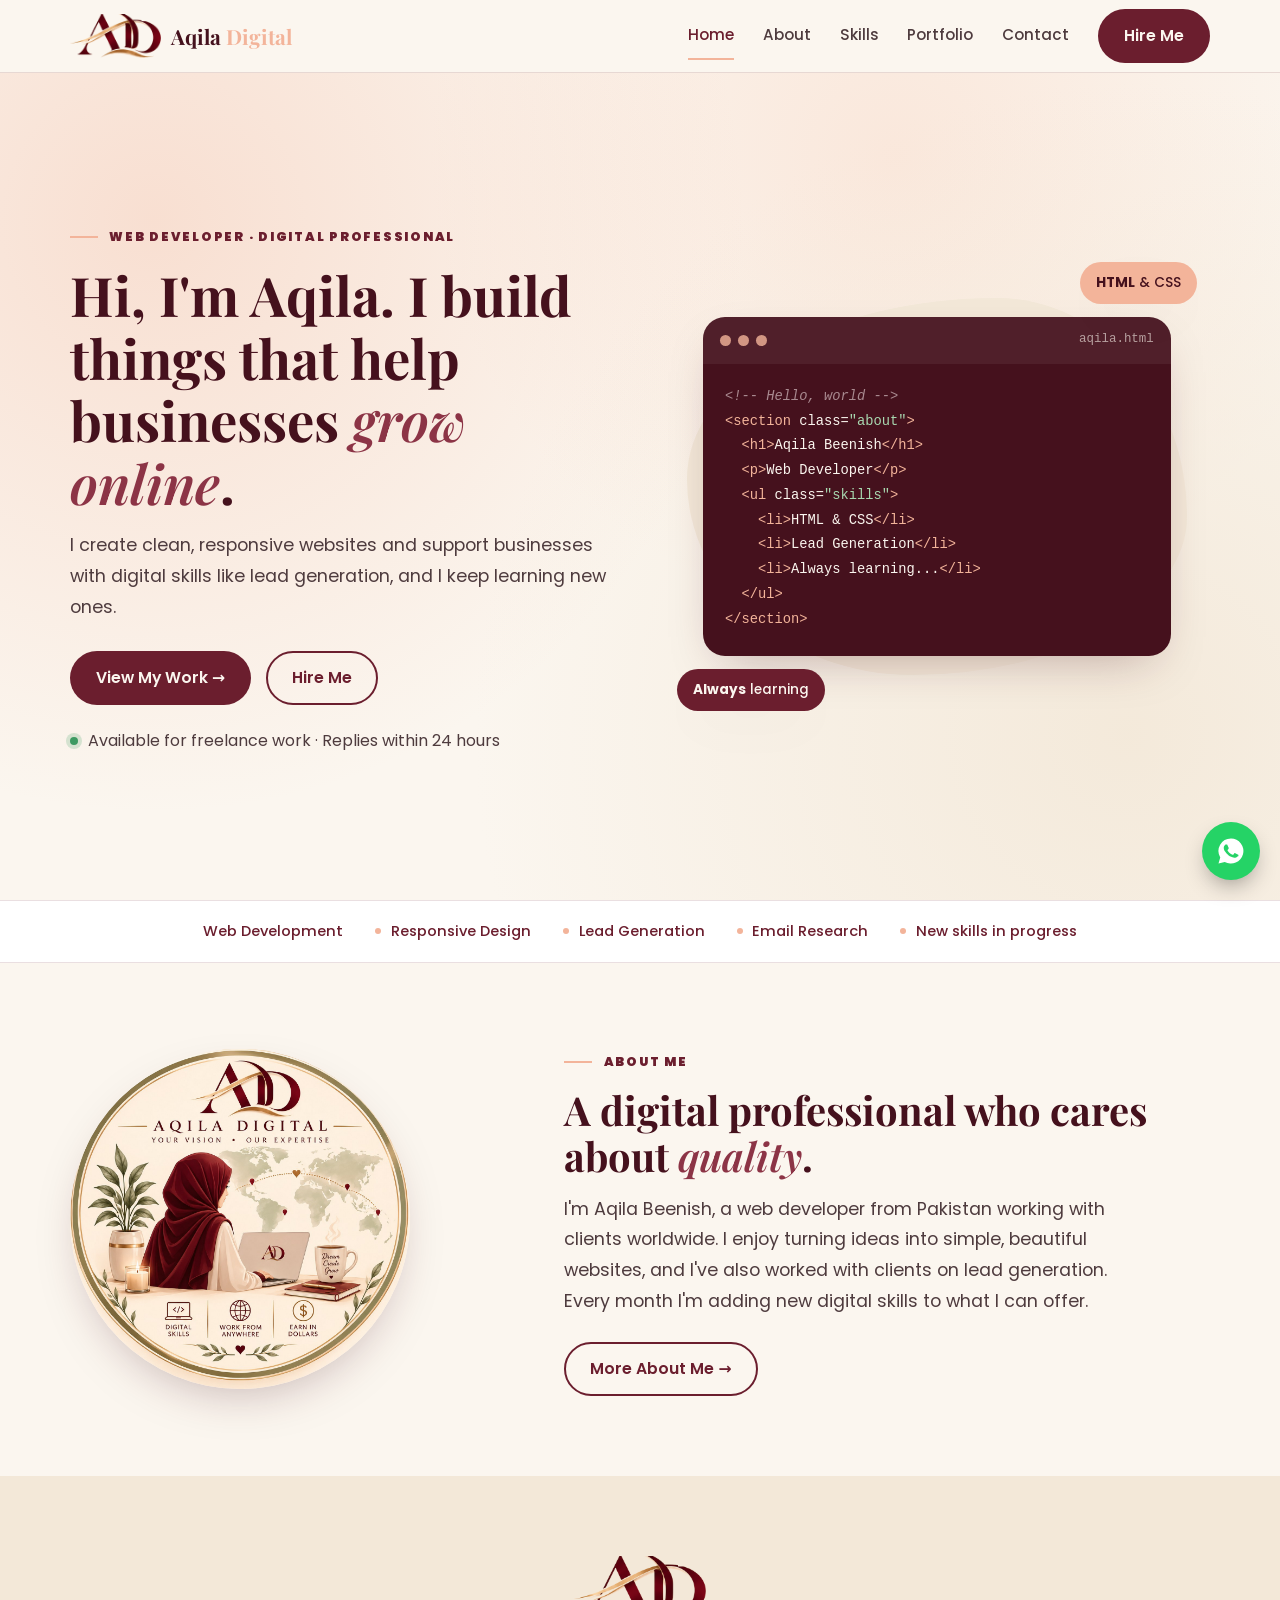
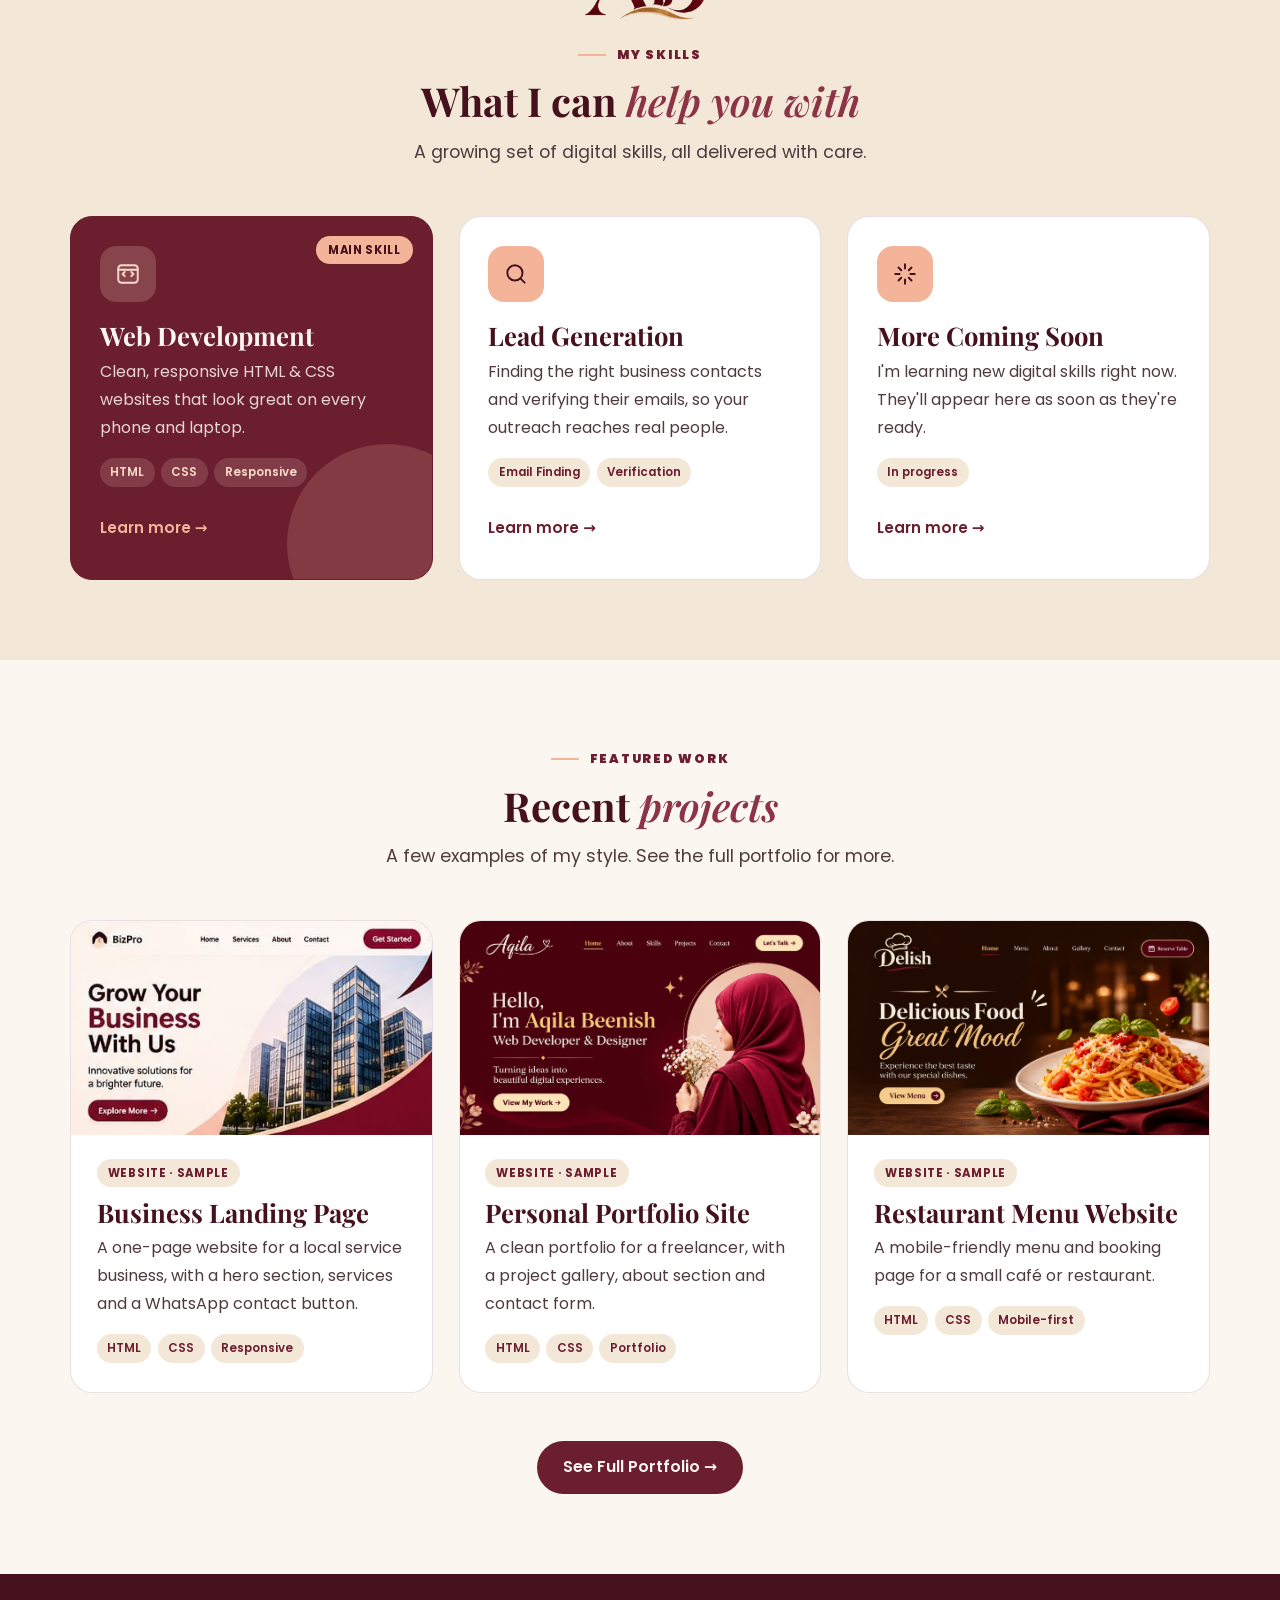
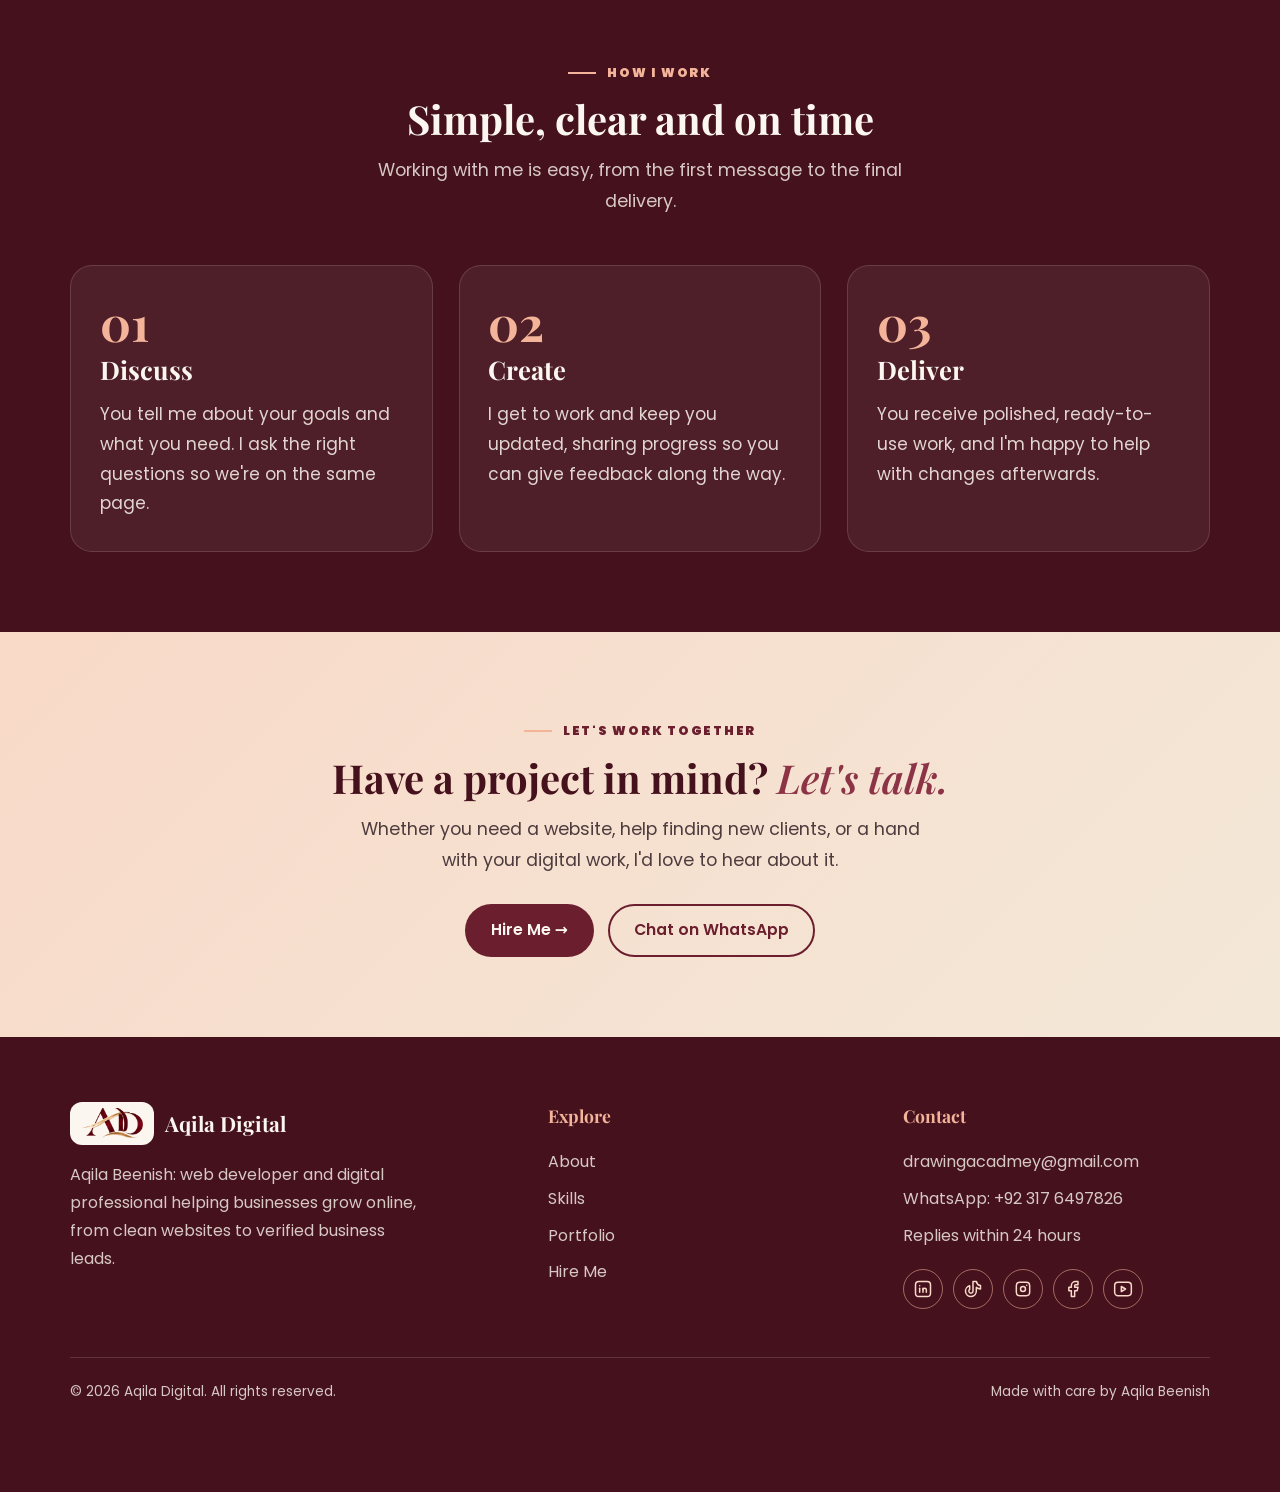
<file: index.html>
<!DOCTYPE html>
<!-- Home page. Tells the browser this is a modern HTML5 document. -->
<html lang="en">
<head>
  <!-- Lets the page show text correctly (including symbols) -->
  <meta charset="utf-8">
  <!-- Makes the page fit phone screens instead of shrinking -->
  <meta name="viewport" content="width=device-width, initial-scale=1">
  <!-- The title shows on the browser tab -->
  <title>Aqila Digital | Web Developer &amp; Lead Generation Specialist</title>
  <!-- The description is the short text Google shows under the title -->
  <meta name="description" content="Aqila Beenish builds clean, responsive HTML &amp; CSS websites and finds verified business leads. See my work and hire me for your next project.">
  <!-- Browser tab icon, and the icon used when saved to a phone home screen -->
  <link rel="icon" type="image/png" href="images/favicon.png">
  <link rel="apple-touch-icon" href="images/apple-touch-icon.png">

  <!-- Link preview picture (shown when the page is shared on WhatsApp, Facebook, X, etc.).
       These need the FULL web address: replace YOUR-SITE-ADDRESS with your real
       address after publishing, e.g. aqiladigital.netlify.app -->
  <meta property="og:image" content="https://YOUR-SITE-ADDRESS/images/logo-full.jpg">
  <meta name="twitter:card" content="summary">
  <meta name="twitter:image" content="https://YOUR-SITE-ADDRESS/images/logo-full.jpg">
  <!-- Google Fonts: Playfair Display (headings) and Poppins (body text).
       "preconnect" starts the connection early so fonts load faster. -->
  <link rel="preconnect" href="https://fonts.googleapis.com">
  <link rel="preconnect" href="https://fonts.gstatic.com" crossorigin>
  <link href="https://fonts.googleapis.com/css2?family=Poppins:wght@400;500;600;700&family=Playfair+Display:ital,wght@0,600;0,700;1,600&display=swap" rel="stylesheet">

  <!-- Connects the shared stylesheet (all pages use the same one) -->
  <link rel="stylesheet" href="styles.css">
</head>
<body>

  <!-- ===== HEADER: sticky navigation bar (same on every page) ===== -->
  <header class="nav">
    <div class="wrap nav-inner">

      <!-- Logo: links back to the Home page -->
      <a class="brand" href="index.html">
        <img class="brand-logo" src="images/logo-mark.png" alt="Aqila Digital logo">
        <span>Aqila <b>Digital</b></span>
      </a>

      <!-- Page links. The link with class="active" is the current page -->
      <nav class="nav-links" aria-label="Main menu">
        <a href="index.html" class="active">Home</a>
        <a href="about.html">About</a>
        <a href="skills.html">Skills</a>
        <a href="portfolio.html">Portfolio</a>
        <a href="contact.html">Contact</a>
        <a class="btn btn-primary" href="contact.html">Hire Me</a>
      </nav>

      <!-- Menu button: only visible on phones. It will open the menu in Step 14 -->
      <button class="menu-btn" type="button" aria-label="Open menu" aria-expanded="false">
        <svg width="24" height="24" viewBox="0 0 24 24" fill="none" stroke="currentColor" stroke-width="2" stroke-linecap="round">
          <path d="M4 7h16M4 12h16M4 17h16"/>
        </svg>
      </button>

    </div>
  </header>

  <main>

    <!-- ===== HERO: first thing visitors see. Two columns on laptops ===== -->
    <section class="hero">
      <div class="wrap hero-grid">

        <!-- Left column: text -->
        <div class="hero-text reveal">
          <span class="eyebrow">Web Developer · Digital Professional</span>
          <h1>Hi, I'm Aqila. I build things that help businesses <em class="accent">grow online</em>.</h1>
          <p class="lead">I create clean, responsive websites and support businesses with digital skills like lead generation, and I keep learning new ones.</p>

          <div class="hero-ctas">
            <a class="btn btn-primary" href="portfolio.html">View My Work →</a>
            <a class="btn btn-ghost" href="contact.html">Hire Me</a>
          </div>

          <p class="hero-note"><span class="dot"></span>Available for freelance work · Replies within 24 hours</p>
        </div>

        <!-- Right column: the "code editor" card -->
        <div class="visual reveal">
          <!-- Soft beige shape behind the card that slowly changes shape -->
          <div class="blob"></div>

          <div class="code-card">
            <!-- Top bar: three window dots and the file name -->
            <div class="code-bar"><i></i><i></i><i></i><span>aqila.html</span></div>
            <!-- <pre> keeps the spaces and line breaks exactly as typed.
                 The spans only add colours: c = comment, k = tag, s = string, t = text -->
<pre><span class="c">&lt;!-- Hello, world --&gt;</span>
<span class="k">&lt;section</span> class=<span class="s">"about"</span><span class="k">&gt;</span>
  <span class="k">&lt;h1&gt;</span><span class="t">Aqila Beenish</span><span class="k">&lt;/h1&gt;</span>
  <span class="k">&lt;p&gt;</span><span class="t">Web Developer</span><span class="k">&lt;/p&gt;</span>
  <span class="k">&lt;ul</span> class=<span class="s">"skills"</span><span class="k">&gt;</span>
    <span class="k">&lt;li&gt;</span><span class="t">HTML &amp; CSS</span><span class="k">&lt;/li&gt;</span>
    <span class="k">&lt;li&gt;</span><span class="t">Lead Generation</span><span class="k">&lt;/li&gt;</span>
    <span class="k">&lt;li&gt;</span><span class="t">Always learning...</span><span class="k">&lt;/li&gt;</span>
  <span class="k">&lt;/ul&gt;</span>
<span class="k">&lt;/section&gt;</span></pre>
          </div>

          <!-- Two small floating badges (placed outside the card edges so they never cover code) -->
          <div class="float f-top"><b>HTML</b>&nbsp;&amp; CSS</div>
          <div class="float f-bottom"><b>Always</b>&nbsp;learning</div>
        </div>

      </div>
    </section>

    <!-- ===== STRIP: thin white bar listing my services ===== -->
    <div class="strip">
      <div class="wrap">
        <span>Web Development</span>
        <span>Responsive Design</span>
        <span>Lead Generation</span>
        <span>Email Research</span>
        <span>New skills in progress</span>
      </div>
    </div>

    <!-- ===== ABOUT PREVIEW: two columns ===== -->
    <section class="section">
      <div class="wrap about-grid">

        <!-- Left: square "AB" tile with two soft circles -->
        <img class="about-photo reveal" src="images/logo-full.jpg" alt="Aqila Digital: Aqila working on her laptop" width="1254" height="1254" loading="lazy">

        <!-- Right: text -->
        <div>
          <span class="eyebrow">About me</span>
          <h2 class="about-title">A digital professional who cares about <em class="accent">quality</em>.</h2>
          <p class="lead">I'm Aqila Beenish, a web developer from Pakistan working with clients worldwide. I enjoy turning ideas into simple, beautiful websites, and I've also worked with clients on lead generation. Every month I'm adding new digital skills to what I can offer.</p>
          <a class="btn btn-ghost" href="about.html">More About Me →</a>
        </div>

      </div>
    </section>

    <!-- ===== MY SKILLS: beige background, three cards ===== -->
    <section class="section bg-beige">
      <div class="wrap">

        <div class="section-head reveal">
          <!-- Logo centred above the "My skills" label -->
          <img class="skills-logo" src="images/logo-mark.png" alt="Aqila Digital logo" width="404" height="196">
          <span class="eyebrow">My skills</span>
          <h2>What I can <em class="accent">help you with</em></h2>
          <p class="lead">A growing set of digital skills, all delivered with care.</p>
        </div>

        <!-- The first card is maroon by default. With the mouse (or Tab key) on another card,
             the maroon moves to that card. This is done in CSS only (see "skill-tile" in styles.css). -->
        <div class="grid-3 skill-tiles">

          <!-- Card 1: Web Development (code icon) -->
          <div class="card skill-tile reveal">
            <span class="main-badge">Main skill</span>
            <div class="ico">
              <svg width="26" height="26" viewBox="0 0 24 24" fill="none" stroke="currentColor" stroke-width="1.8" stroke-linecap="round" stroke-linejoin="round" aria-hidden="true"><rect x="3" y="4" width="18" height="16" rx="3"/><path d="m9 10-2 2 2 2M15 10l2 2-2 2M3 8h18"/></svg>
            </div>
            <h3>Web Development</h3>
            <p>Clean, responsive HTML &amp; CSS websites that look great on every phone and laptop.</p>
            <div class="chips"><span>HTML</span><span>CSS</span><span>Responsive</span></div>
            <a class="more" href="skills.html#web">Learn more →</a>
          </div>

          <!-- Card 2: Lead Generation (search icon) -->
          <div class="card skill-tile reveal">
            <div class="ico">
              <svg width="26" height="26" viewBox="0 0 24 24" fill="none" stroke="currentColor" stroke-width="1.8" stroke-linecap="round" aria-hidden="true"><circle cx="11" cy="11" r="7"/><path d="m20 20-3.5-3.5"/></svg>
            </div>
            <h3>Lead Generation</h3>
            <p>Finding the right business contacts and verifying their emails, so your outreach reaches real people.</p>
            <div class="chips"><span>Email Finding</span><span>Verification</span></div>
            <a class="more" href="skills.html#leads">Learn more →</a>
          </div>

          <!-- Card 3: More Coming Soon (sparkle icon) -->
          <div class="card skill-tile reveal">
            <div class="ico">
              <svg width="26" height="26" viewBox="0 0 24 24" fill="none" stroke="currentColor" stroke-width="1.8" stroke-linecap="round" stroke-linejoin="round" aria-hidden="true"><path d="M12 3v4M12 17v4M3 12h4M17 12h4M6 6l2.5 2.5M15.5 15.5 18 18M6 18l2.5-2.5M15.5 8.5 18 6"/></svg>
            </div>
            <h3>More Coming Soon</h3>
            <p>I'm learning new digital skills right now. They'll appear here as soon as they're ready.</p>
            <div class="chips"><span>In progress</span></div>
            <a class="more" href="skills.html#next">Learn more →</a>
          </div>

        </div>
      </div>
    </section>

    <!-- ===== FEATURED WORK: three project cards ===== -->
    <section class="section">
      <div class="wrap">

        <div class="section-head reveal">
          <span class="eyebrow">Featured work</span>
          <h2>Recent <em class="accent">projects</em></h2>
          <p class="lead">A few examples of my style. See the full portfolio for more.</p>
        </div>

        <div class="grid-3">

          <!-- ============================================================
               PROJECT CARD (copy a whole <article> to add a new project)
               To change it: 1) the picture (src and alt) in the picture area,
               2) tag, title,
               text and chips. data-cat is for the portfolio filter later.
               ============================================================ -->

          <!-- Project 1: Business Landing Page -->
          <article class="project reveal" data-cat="web">
            <div class="thumb thumb-tall">
              <img src="images/cards/business-landing.jpg" alt="Sample business landing page design" width="448" height="260" loading="lazy">
            </div>
            <div class="project-info">
              <span class="tag">Website · Sample</span>
              <h3>Business Landing Page</h3>
              <p>A one-page website for a local service business, with a hero section, services and a WhatsApp contact button.</p>
              <div class="chips"><span>HTML</span><span>CSS</span><span>Responsive</span></div>
            </div>
          </article>

          <!-- Project 2: Personal Portfolio Site -->
          <article class="project reveal" data-cat="web">
            <div class="thumb thumb-tall">
              <img src="images/cards/personal-portfolio.jpg" alt="Sample personal portfolio website design" width="440" height="260" loading="lazy">
            </div>
            <div class="project-info">
              <span class="tag">Website · Sample</span>
              <h3>Personal Portfolio Site</h3>
              <p>A clean portfolio for a freelancer, with a project gallery, about section and contact form.</p>
              <div class="chips"><span>HTML</span><span>CSS</span><span>Portfolio</span></div>
            </div>
          </article>

          <!-- Project 3: Restaurant Menu Website -->
          <article class="project reveal" data-cat="web">
            <div class="thumb thumb-tall">
              <img src="images/cards/restaurant-menu.jpg" alt="Sample restaurant menu website design" width="451" height="260" loading="lazy">
            </div>
            <div class="project-info">
              <span class="tag">Website · Sample</span>
              <h3>Restaurant Menu Website</h3>
              <p>A mobile-friendly menu and booking page for a small café or restaurant.</p>
              <div class="chips"><span>HTML</span><span>CSS</span><span>Mobile-first</span></div>
            </div>
          </article>

        </div>

        <!-- Centred button under the cards -->
        <div class="center-btn reveal">
          <a class="btn btn-primary" href="portfolio.html">See Full Portfolio →</a>
        </div>

      </div>
    </section>

    <!-- ===== HOW I WORK: deep maroon background, 3 numbered steps ===== -->
    <section class="section bg-maroon">
      <div class="wrap">

        <div class="section-head reveal">
          <span class="eyebrow">How I work</span>
          <h2>Simple, clear and on time</h2>
          <p class="lead">Working with me is easy, from the first message to the final delivery.</p>
        </div>

        <!-- The numbers 01, 02, 03 are NOT typed here: CSS counts the
             .step boxes automatically, so new steps number themselves. -->
        <div class="steps">
          <div class="step reveal">
            <h3>Discuss</h3>
            <p>You tell me about your goals and what you need. I ask the right questions so we're on the same page.</p>
          </div>
          <div class="step reveal">
            <h3>Create</h3>
            <p>I get to work and keep you updated, sharing progress so you can give feedback along the way.</p>
          </div>
          <div class="step reveal">
            <h3>Deliver</h3>
            <p>You receive polished, ready-to-use work, and I'm happy to help with changes afterwards.</p>
          </div>
        </div>

      </div>
    </section>

    <!-- ===== HIRE ME BAND (reusable) =====
         Copy this whole <section> to the bottom of any page,
         just above </main>. It needs no extra CSS. -->
    <section class="cta-band">
      <div class="wrap reveal">
        <span class="eyebrow">Let's work together</span>
        <h2>Have a project in mind? <em class="accent">Let's talk.</em></h2>
        <p class="lead">Whether you need a website, help finding new clients, or a hand with your digital work, I'd love to hear about it.</p>
        <div class="cta-buttons">
          <a class="btn btn-primary" href="contact.html">Hire Me →</a>
          <a class="btn btn-ghost" href="https://wa.me/923176497826">Chat on WhatsApp</a>
        </div>
      </div>
    </section>

  </main>

  <!-- ===== FOOTER (same on every page) ===== -->
  <footer class="footer">
    <div class="wrap">

      <!-- Three columns: about, links, contact -->
      <div class="foot">
        <div>
          <a class="brand" href="index.html">
            <span class="brand-badge"><img src="images/logo-mark.png" alt="Aqila Digital logo"></span>
            <span>Aqila Digital</span>
          </a>
          <p>Aqila Beenish: web developer and digital professional helping businesses grow online, from clean websites to verified business leads.</p>
        </div>

        <div>
          <h4>Explore</h4>
          <ul>
            <li><a href="about.html">About</a></li>
            <li><a href="skills.html">Skills</a></li>
            <li><a href="portfolio.html">Portfolio</a></li>
            <li><a href="contact.html">Hire Me</a></li>
          </ul>
        </div>

        <div>
          <h4>Contact</h4>
          <ul>
            <li><a href="mailto:drawingacadmey@gmail.com">drawingacadmey@gmail.com</a></li>
            <li><a href="https://wa.me/923176497826">WhatsApp: +92 317 6497826</a></li>
            <li>Replies within 24 hours</li>
          </ul>
          <!-- Social media icons. The links come from SOCIAL_LINKS at the top of main.js.
               data-social says which one each icon is. -->
          <div class="social">
            <a class="social-link" href="#" data-social="linkedin" aria-label="Aqila Digital on LinkedIn">
              <svg viewBox="0 0 24 24" fill="none" stroke="currentColor" stroke-width="1.8" stroke-linecap="round" stroke-linejoin="round" aria-hidden="true"><path d="M8 11v5"/><path d="M8 8v.01"/><path d="M12 16v-5"/><path d="M16 16v-3a2 2 0 0 0-4 0"/><path d="M3 7a4 4 0 0 1 4-4h10a4 4 0 0 1 4 4v10a4 4 0 0 1-4 4H7a4 4 0 0 1-4-4z"/></svg>
              <span class="social-tip" aria-hidden="true">Coming soon</span>
            </a>
            <a class="social-link" href="#" data-social="tiktok" aria-label="Aqila Digital on TikTok">
              <svg viewBox="0 0 24 24" fill="none" stroke="currentColor" stroke-width="1.8" stroke-linecap="round" stroke-linejoin="round" aria-hidden="true"><path d="M21 7.917v4.034a9.948 9.948 0 0 1-5-1.951v4.5a6.5 6.5 0 1 1-8-6.326v4.326a2.5 2.5 0 1 0 4 2v-11.5h4.083a6.005 6.005 0 0 0 4.917 4.917z"/></svg>
              <span class="social-tip" aria-hidden="true">Coming soon</span>
            </a>
            <a class="social-link" href="#" data-social="instagram" aria-label="Aqila Digital on Instagram">
              <svg viewBox="0 0 24 24" fill="none" stroke="currentColor" stroke-width="1.8" stroke-linecap="round" stroke-linejoin="round" aria-hidden="true"><path d="M4 8a4 4 0 0 1 4-4h8a4 4 0 0 1 4 4v8a4 4 0 0 1-4 4H8a4 4 0 0 1-4-4z"/><path d="M9 12a3 3 0 1 0 6 0 3 3 0 0 0-6 0"/><path d="M16.5 7.5v.01"/></svg>
              <span class="social-tip" aria-hidden="true">Coming soon</span>
            </a>
            <a class="social-link" href="#" data-social="facebook" aria-label="Aqila Digital on Facebook">
              <svg viewBox="0 0 24 24" fill="none" stroke="currentColor" stroke-width="1.8" stroke-linecap="round" stroke-linejoin="round" aria-hidden="true"><path d="M7 10v4h3v7h4v-7h3l1-4h-4V8a1 1 0 0 1 1-1h3V3h-3a5 5 0 0 0-5 5v2z"/></svg>
              <span class="social-tip" aria-hidden="true">Coming soon</span>
            </a>
            <a class="social-link" href="#" data-social="youtube" aria-label="Aqila Digital on YouTube">
              <svg viewBox="0 0 24 24" fill="none" stroke="currentColor" stroke-width="1.8" stroke-linecap="round" stroke-linejoin="round" aria-hidden="true"><path d="M2 8a4 4 0 0 1 4-4h12a4 4 0 0 1 4 4v8a4 4 0 0 1-4 4H6a4 4 0 0 1-4-4z"/><path d="M10 9l5 3-5 3z"/></svg>
              <span class="social-tip" aria-hidden="true">Coming soon</span>
            </a>
          </div>
        </div>
      </div>

      <!-- Bottom line. The year sits in <span id="year"> so JavaScript can update it later -->
      <div class="copy">
        <span>&copy; <span id="year">2026</span> Aqila Digital. All rights reserved.</span>
        <span>Made with care by Aqila Beenish</span>
      </div>

    </div>
  </footer>

  <!-- ===== Round green WhatsApp button, fixed at the bottom-right ===== -->
  <a class="wa" href="https://wa.me/923176497826?text=Hi%20Aqila%2C%20I%20saw%20your%20portfolio%20and%20would%20like%20to%20work%20with%20you." aria-label="Chat on WhatsApp">
    <svg width="30" height="30" viewBox="0 0 24 24" fill="currentColor" aria-hidden="true">
      <path d="M12 2a10 10 0 0 0-8.6 15.1L2 22l5-1.3A10 10 0 1 0 12 2Zm5.3 14.1c-.2.6-1.3 1.2-1.8 1.2-.5.1-1 .2-3.4-.7-2.8-1.1-4.6-4-4.8-4.2-.1-.2-1.1-1.5-1.1-2.9s.7-2.1 1-2.4c.3-.3.6-.3.8-.3h.6c.2 0 .4 0 .6.5l.9 2.1c.1.2.1.4 0 .6l-.3.5-.4.5c-.1.1-.3.3-.1.6.2.3.7 1.2 1.6 2 1.1 1 2 1.3 2.3 1.4.3.1.5.1.6-.1l.9-1.1c.2-.3.4-.2.7-.1l2 1c.3.1.5.2.5.3.1.2.1.8-.2 1.4Z"/>
    </svg>
  </a>

  <!-- Connects the shared JavaScript. It is at the bottom so the page loads first -->
  <script src="main.js"></script>
</body>
</html>
</file>
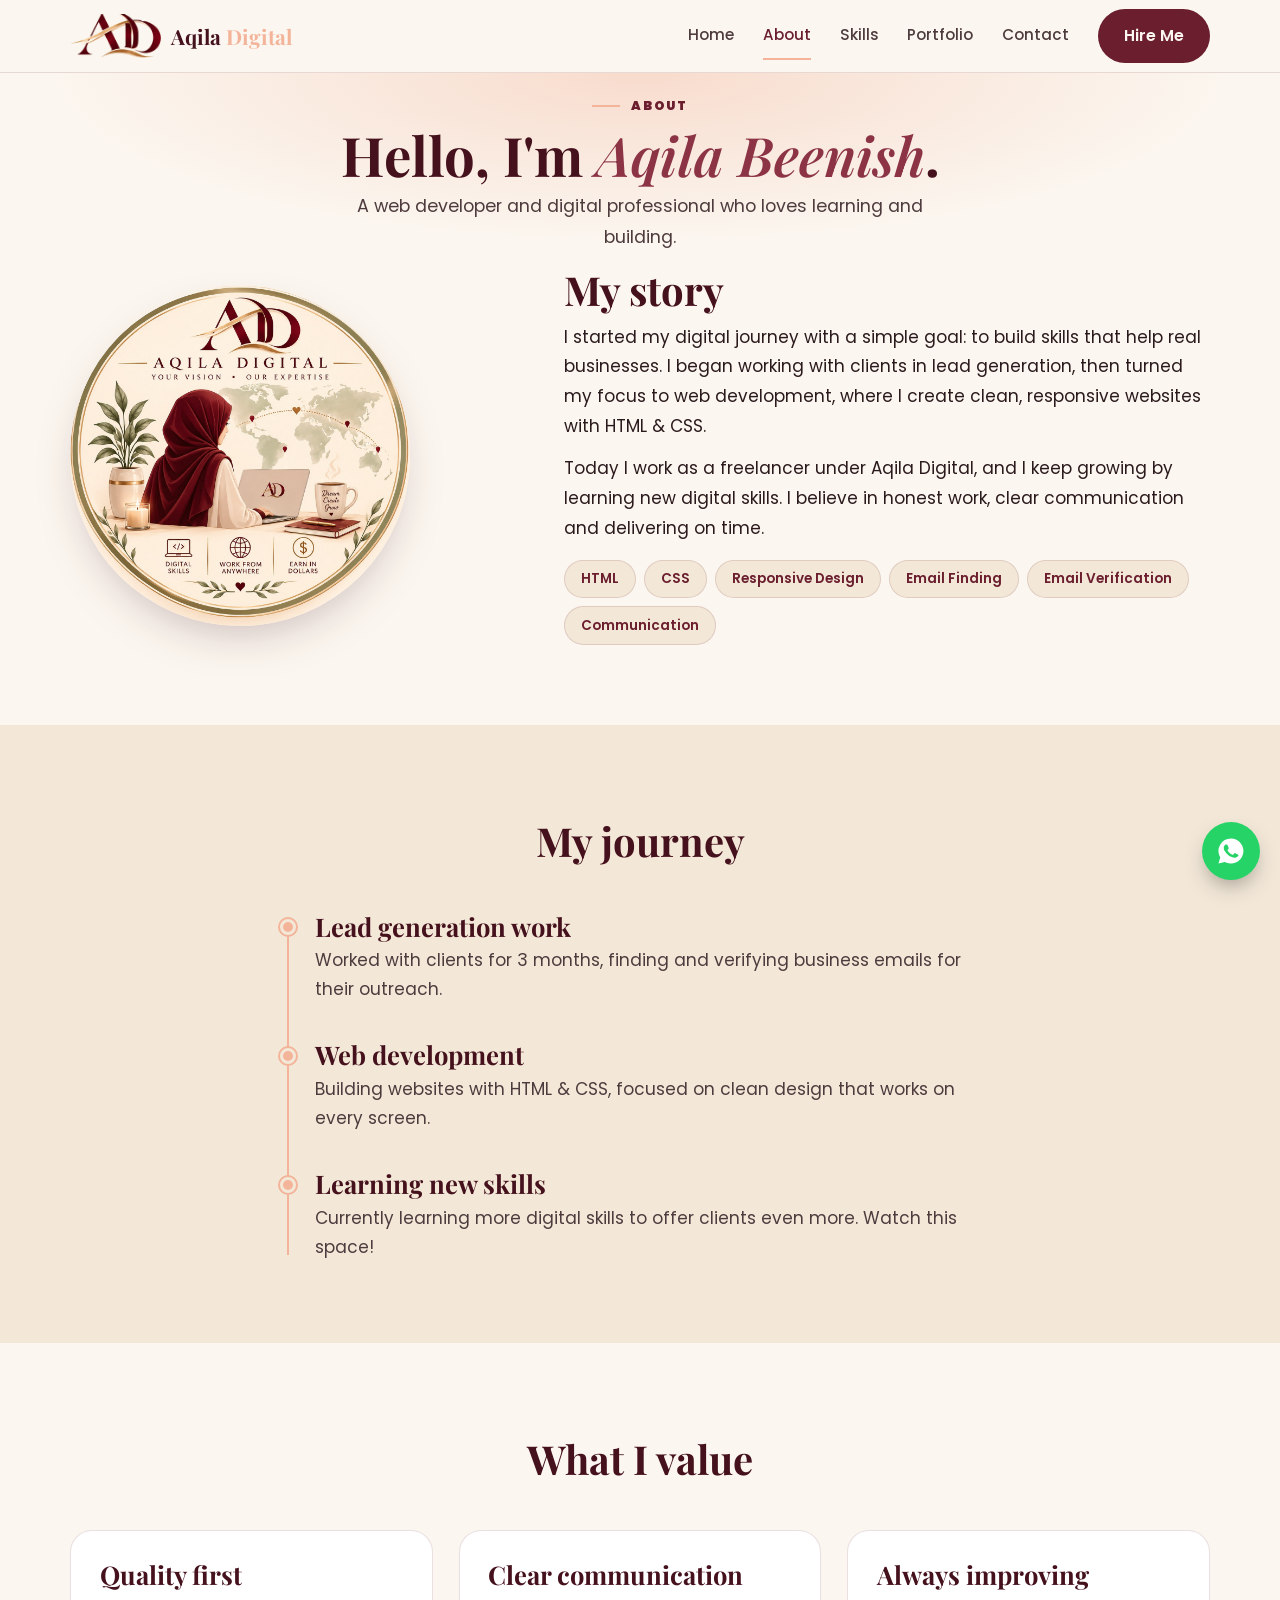
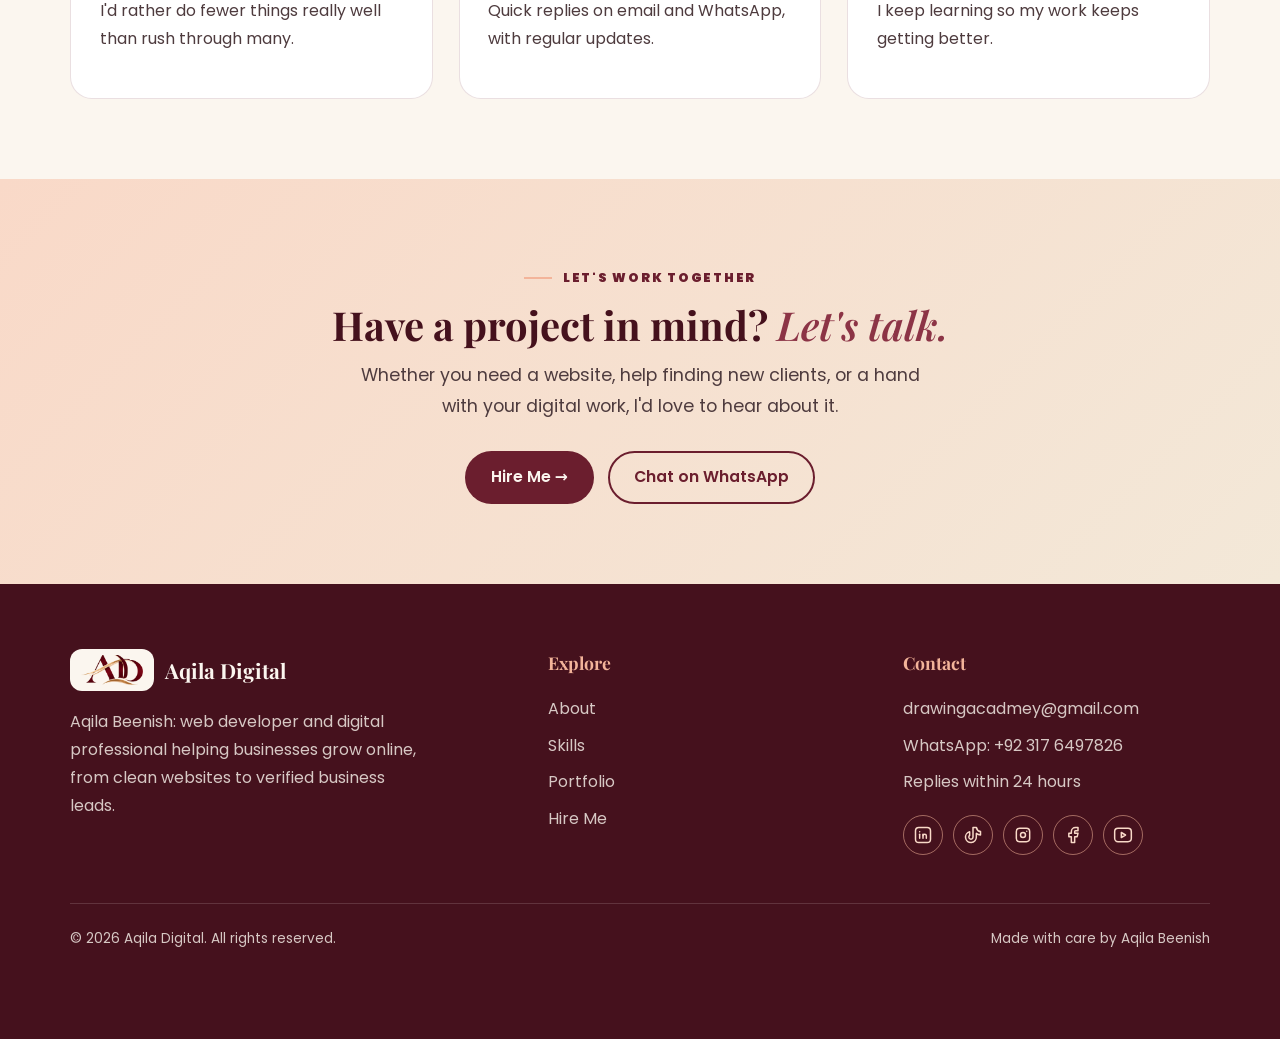
<file: about.html>
<!DOCTYPE html>
<!-- About page. Tells the browser this is a modern HTML5 document. -->
<html lang="en">
<head>
  <!-- Lets the page show text correctly (including symbols) -->
  <meta charset="utf-8">
  <!-- Makes the page fit phone screens instead of shrinking -->
  <meta name="viewport" content="width=device-width, initial-scale=1">
  <!-- The title shows on the browser tab -->
  <title>About Aqila Beenish | Web Developer | Aqila Digital</title>
  <!-- The description is the short text Google shows under the title -->
  <meta name="description" content="Meet Aqila Beenish, a freelance web developer and lead generation specialist from Pakistan who builds clean websites and works with clients worldwide.">
  <!-- Browser tab icon, and the icon used when saved to a phone home screen -->
  <link rel="icon" type="image/png" href="images/favicon.png">
  <link rel="apple-touch-icon" href="images/apple-touch-icon.png">

  <!-- Link preview picture (shown when the page is shared on WhatsApp, Facebook, X, etc.).
       These need the FULL web address: replace YOUR-SITE-ADDRESS with your real
       address after publishing, e.g. aqiladigital.netlify.app -->
  <meta property="og:image" content="https://YOUR-SITE-ADDRESS/images/logo-full.jpg">
  <meta name="twitter:card" content="summary">
  <meta name="twitter:image" content="https://YOUR-SITE-ADDRESS/images/logo-full.jpg">
  <!-- Google Fonts: Playfair Display (headings) and Poppins (body text).
       "preconnect" starts the connection early so fonts load faster. -->
  <link rel="preconnect" href="https://fonts.googleapis.com">
  <link rel="preconnect" href="https://fonts.gstatic.com" crossorigin>
  <link href="https://fonts.googleapis.com/css2?family=Poppins:wght@400;500;600;700&family=Playfair+Display:ital,wght@0,600;0,700;1,600&display=swap" rel="stylesheet">

  <!-- Connects the shared stylesheet (all pages use the same one) -->
  <link rel="stylesheet" href="styles.css">
</head>
<body>

  <!-- ===== HEADER: sticky navigation bar (same on every page) ===== -->
  <header class="nav">
    <div class="wrap nav-inner">

      <!-- Logo: links back to the Home page -->
      <a class="brand" href="index.html">
        <img class="brand-logo" src="images/logo-mark.png" alt="Aqila Digital logo">
        <span>Aqila <b>Digital</b></span>
      </a>

      <!-- Page links. The link with class="active" is the current page -->
      <nav class="nav-links" aria-label="Main menu">
        <a href="index.html">Home</a>
        <a href="about.html" class="active">About</a>
        <a href="skills.html">Skills</a>
        <a href="portfolio.html">Portfolio</a>
        <a href="contact.html">Contact</a>
        <a class="btn btn-primary" href="contact.html">Hire Me</a>
      </nav>

      <!-- Menu button: only visible on phones. It will open the menu in Step 14 -->
      <button class="menu-btn" type="button" aria-label="Open menu" aria-expanded="false">
        <svg width="24" height="24" viewBox="0 0 24 24" fill="none" stroke="currentColor" stroke-width="2" stroke-linecap="round">
          <path d="M4 7h16M4 12h16M4 17h16"/>
        </svg>
      </button>

    </div>
  </header>

  <main>

    <!-- ===== PAGE INTRO: centred, soft peach glow behind ===== -->
    <section class="page-hero page-hero-compact">
      <div class="wrap reveal">
        <span class="eyebrow">About</span>
        <h1>Hello, I'm <em class="accent">Aqila Beenish</em>.</h1>
        <p class="lead">A web developer and digital professional who loves learning and building.</p>
      </div>
    </section>

    <!-- ===== MY STORY: round brand picture + text (reuses .about-grid from the Home page) ===== -->
    <section class="section story">
      <div class="wrap about-grid">

        <img class="about-photo reveal" src="images/logo-full.jpg" alt="Aqila Digital: Aqila working on her laptop" width="1254" height="1254" loading="lazy">

        <div>
          <h2>My story</h2>
          <p>I started my digital journey with a simple goal: to build skills that help real businesses. I began working with clients in lead generation, then turned my focus to web development, where I create clean, responsive websites with HTML &amp; CSS.</p>
          <p>Today I work as a freelancer under Aqila Digital, and I keep growing by learning new digital skills. I believe in honest work, clear communication and delivering on time.</p>

          <!-- Skill pills -->
          <div class="pills">
            <span>HTML</span>
            <span>CSS</span>
            <span>Responsive Design</span>
            <span>Email Finding</span>
            <span>Email Verification</span>
            <span>Communication</span>
          </div>
        </div>

      </div>
    </section>

    <!-- ===== MY JOURNEY: beige background, vertical timeline ===== -->
    <section class="section bg-beige">
      <div class="wrap">

        <div class="section-head reveal">
          <h2>My journey</h2>
        </div>

        <!-- Each .tl is one timeline item. Copy one to add a new step. -->
        <div class="timeline">
          <div class="tl reveal">
            <h3>Lead generation work</h3>
            <p>Worked with clients for 3 months, finding and verifying business emails for their outreach.</p>
          </div>
          <div class="tl reveal">
            <h3>Web development</h3>
            <p>Building websites with HTML &amp; CSS, focused on clean design that works on every screen.</p>
          </div>
          <div class="tl reveal">
            <h3>Learning new skills</h3>
            <p>Currently learning more digital skills to offer clients even more. Watch this space!</p>
          </div>
        </div>

      </div>
    </section>

    <!-- ===== WHAT I VALUE: 3 cards ===== -->
    <section class="section">
      <div class="wrap">

        <div class="section-head reveal">
          <h2>What I value</h2>
        </div>

        <div class="grid-3">
          <div class="card reveal">
            <h3>Quality first</h3>
            <p>I'd rather do fewer things really well than rush through many.</p>
          </div>
          <div class="card reveal">
            <h3>Clear communication</h3>
            <p>Quick replies on email and WhatsApp, with regular updates.</p>
          </div>
          <div class="card reveal">
            <h3>Always improving</h3>
            <p>I keep learning so my work keeps getting better.</p>
          </div>
        </div>

      </div>
    </section>

    <!-- ===== HIRE ME BAND (same reusable block as the Home page) ===== -->
    <section class="cta-band">
      <div class="wrap reveal">
        <span class="eyebrow">Let's work together</span>
        <h2>Have a project in mind? <em class="accent">Let's talk.</em></h2>
        <p class="lead">Whether you need a website, help finding new clients, or a hand with your digital work, I'd love to hear about it.</p>
        <div class="cta-buttons">
          <a class="btn btn-primary" href="contact.html">Hire Me →</a>
          <a class="btn btn-ghost" href="https://wa.me/923176497826">Chat on WhatsApp</a>
        </div>
      </div>
    </section>

  </main>

  <!-- ===== FOOTER (same on every page) ===== -->
  <footer class="footer">
    <div class="wrap">

      <!-- Three columns: about, links, contact -->
      <div class="foot">
        <div>
          <a class="brand" href="index.html">
            <span class="brand-badge"><img src="images/logo-mark.png" alt="Aqila Digital logo"></span>
            <span>Aqila Digital</span>
          </a>
          <p>Aqila Beenish: web developer and digital professional helping businesses grow online, from clean websites to verified business leads.</p>
        </div>

        <div>
          <h4>Explore</h4>
          <ul>
            <li><a href="about.html">About</a></li>
            <li><a href="skills.html">Skills</a></li>
            <li><a href="portfolio.html">Portfolio</a></li>
            <li><a href="contact.html">Hire Me</a></li>
          </ul>
        </div>

        <div>
          <h4>Contact</h4>
          <ul>
            <li><a href="mailto:drawingacadmey@gmail.com">drawingacadmey@gmail.com</a></li>
            <li><a href="https://wa.me/923176497826">WhatsApp: +92 317 6497826</a></li>
            <li>Replies within 24 hours</li>
          </ul>
          <!-- Social media icons. The links come from SOCIAL_LINKS at the top of main.js.
               data-social says which one each icon is. -->
          <div class="social">
            <a class="social-link" href="#" data-social="linkedin" aria-label="Aqila Digital on LinkedIn">
              <svg viewBox="0 0 24 24" fill="none" stroke="currentColor" stroke-width="1.8" stroke-linecap="round" stroke-linejoin="round" aria-hidden="true"><path d="M8 11v5"/><path d="M8 8v.01"/><path d="M12 16v-5"/><path d="M16 16v-3a2 2 0 0 0-4 0"/><path d="M3 7a4 4 0 0 1 4-4h10a4 4 0 0 1 4 4v10a4 4 0 0 1-4 4H7a4 4 0 0 1-4-4z"/></svg>
              <span class="social-tip" aria-hidden="true">Coming soon</span>
            </a>
            <a class="social-link" href="#" data-social="tiktok" aria-label="Aqila Digital on TikTok">
              <svg viewBox="0 0 24 24" fill="none" stroke="currentColor" stroke-width="1.8" stroke-linecap="round" stroke-linejoin="round" aria-hidden="true"><path d="M21 7.917v4.034a9.948 9.948 0 0 1-5-1.951v4.5a6.5 6.5 0 1 1-8-6.326v4.326a2.5 2.5 0 1 0 4 2v-11.5h4.083a6.005 6.005 0 0 0 4.917 4.917z"/></svg>
              <span class="social-tip" aria-hidden="true">Coming soon</span>
            </a>
            <a class="social-link" href="#" data-social="instagram" aria-label="Aqila Digital on Instagram">
              <svg viewBox="0 0 24 24" fill="none" stroke="currentColor" stroke-width="1.8" stroke-linecap="round" stroke-linejoin="round" aria-hidden="true"><path d="M4 8a4 4 0 0 1 4-4h8a4 4 0 0 1 4 4v8a4 4 0 0 1-4 4H8a4 4 0 0 1-4-4z"/><path d="M9 12a3 3 0 1 0 6 0 3 3 0 0 0-6 0"/><path d="M16.5 7.5v.01"/></svg>
              <span class="social-tip" aria-hidden="true">Coming soon</span>
            </a>
            <a class="social-link" href="#" data-social="facebook" aria-label="Aqila Digital on Facebook">
              <svg viewBox="0 0 24 24" fill="none" stroke="currentColor" stroke-width="1.8" stroke-linecap="round" stroke-linejoin="round" aria-hidden="true"><path d="M7 10v4h3v7h4v-7h3l1-4h-4V8a1 1 0 0 1 1-1h3V3h-3a5 5 0 0 0-5 5v2z"/></svg>
              <span class="social-tip" aria-hidden="true">Coming soon</span>
            </a>
            <a class="social-link" href="#" data-social="youtube" aria-label="Aqila Digital on YouTube">
              <svg viewBox="0 0 24 24" fill="none" stroke="currentColor" stroke-width="1.8" stroke-linecap="round" stroke-linejoin="round" aria-hidden="true"><path d="M2 8a4 4 0 0 1 4-4h12a4 4 0 0 1 4 4v8a4 4 0 0 1-4 4H6a4 4 0 0 1-4-4z"/><path d="M10 9l5 3-5 3z"/></svg>
              <span class="social-tip" aria-hidden="true">Coming soon</span>
            </a>
          </div>
        </div>
      </div>

      <!-- Bottom line. The year sits in <span id="year"> so JavaScript can update it later -->
      <div class="copy">
        <span>&copy; <span id="year">2026</span> Aqila Digital. All rights reserved.</span>
        <span>Made with care by Aqila Beenish</span>
      </div>

    </div>
  </footer>

  <!-- ===== Round green WhatsApp button, fixed at the bottom-right ===== -->
  <a class="wa" href="https://wa.me/923176497826?text=Hi%20Aqila%2C%20I%20saw%20your%20portfolio%20and%20would%20like%20to%20work%20with%20you." aria-label="Chat on WhatsApp">
    <svg width="30" height="30" viewBox="0 0 24 24" fill="currentColor" aria-hidden="true">
      <path d="M12 2a10 10 0 0 0-8.6 15.1L2 22l5-1.3A10 10 0 1 0 12 2Zm5.3 14.1c-.2.6-1.3 1.2-1.8 1.2-.5.1-1 .2-3.4-.7-2.8-1.1-4.6-4-4.8-4.2-.1-.2-1.1-1.5-1.1-2.9s.7-2.1 1-2.4c.3-.3.6-.3.8-.3h.6c.2 0 .4 0 .6.5l.9 2.1c.1.2.1.4 0 .6l-.3.5-.4.5c-.1.1-.3.3-.1.6.2.3.7 1.2 1.6 2 1.1 1 2 1.3 2.3 1.4.3.1.5.1.6-.1l.9-1.1c.2-.3.4-.2.7-.1l2 1c.3.1.5.2.5.3.1.2.1.8-.2 1.4Z"/>
    </svg>
  </a>

  <!-- Connects the shared JavaScript. It is at the bottom so the page loads first -->
  <script src="main.js"></script>
</body>
</html>
</file>
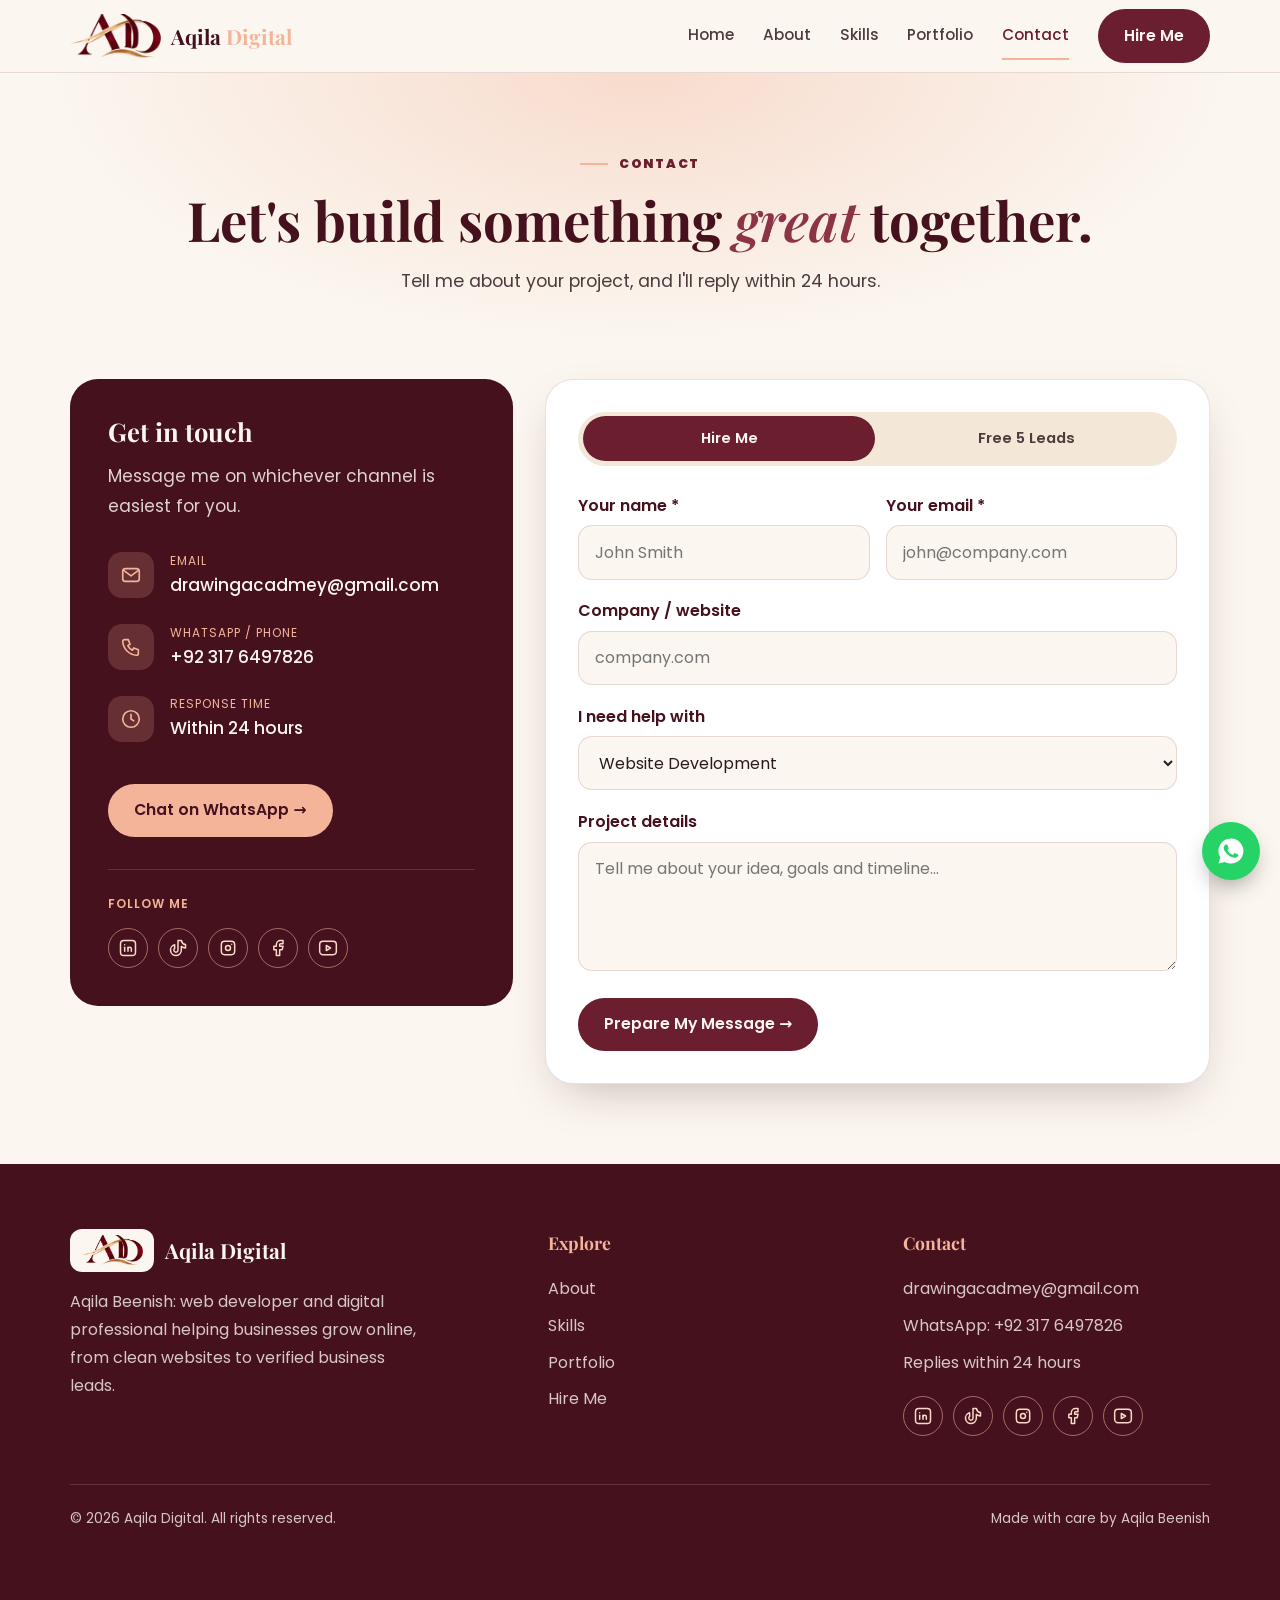
<file: contact.html>
<!DOCTYPE html>
<!-- Contact page. Tells the browser this is a modern HTML5 document. -->
<html lang="en">
<head>
  <!-- Lets the page show text correctly (including symbols) -->
  <meta charset="utf-8">
  <!-- Makes the page fit phone screens instead of shrinking -->
  <meta name="viewport" content="width=device-width, initial-scale=1">
  <!-- The title shows on the browser tab -->
  <title>Contact Aqila Beenish | Hire a Web Developer | Aqila Digital</title>
  <!-- The description is the short text Google shows under the title -->
  <meta name="description" content="Hire Aqila Beenish for a website or lead generation. Send a message by email or WhatsApp and get a reply within 24 hours.">
  <!-- Browser tab icon, and the icon used when saved to a phone home screen -->
  <link rel="icon" type="image/png" href="images/favicon.png">
  <link rel="apple-touch-icon" href="images/apple-touch-icon.png">

  <!-- Link preview picture (shown when the page is shared on WhatsApp, Facebook, X, etc.).
       These need the FULL web address: replace YOUR-SITE-ADDRESS with your real
       address after publishing, e.g. aqiladigital.netlify.app -->
  <meta property="og:image" content="https://YOUR-SITE-ADDRESS/images/logo-full.jpg">
  <meta name="twitter:card" content="summary">
  <meta name="twitter:image" content="https://YOUR-SITE-ADDRESS/images/logo-full.jpg">
  <!-- Google Fonts: Playfair Display (headings) and Poppins (body text).
       "preconnect" starts the connection early so fonts load faster. -->
  <link rel="preconnect" href="https://fonts.googleapis.com">
  <link rel="preconnect" href="https://fonts.gstatic.com" crossorigin>
  <link href="https://fonts.googleapis.com/css2?family=Poppins:wght@400;500;600;700&family=Playfair+Display:ital,wght@0,600;0,700;1,600&display=swap" rel="stylesheet">

  <!-- Connects the shared stylesheet (all pages use the same one) -->
  <link rel="stylesheet" href="styles.css">
</head>
<body>

  <!-- ===== HEADER: sticky navigation bar (same on every page) ===== -->
  <header class="nav">
    <div class="wrap nav-inner">

      <!-- Logo: links back to the Home page -->
      <a class="brand" href="index.html">
        <img class="brand-logo" src="images/logo-mark.png" alt="Aqila Digital logo">
        <span>Aqila <b>Digital</b></span>
      </a>

      <!-- Page links. The link with class="active" is the current page -->
      <nav class="nav-links" aria-label="Main menu">
        <a href="index.html">Home</a>
        <a href="about.html">About</a>
        <a href="skills.html">Skills</a>
        <a href="portfolio.html">Portfolio</a>
        <a href="contact.html" class="active">Contact</a>
        <a class="btn btn-primary" href="contact.html">Hire Me</a>
      </nav>

      <!-- Menu button: only visible on phones. It will open the menu in Step 14 -->
      <button class="menu-btn" type="button" aria-label="Open menu" aria-expanded="false">
        <svg width="24" height="24" viewBox="0 0 24 24" fill="none" stroke="currentColor" stroke-width="2" stroke-linecap="round">
          <path d="M4 7h16M4 12h16M4 17h16"/>
        </svg>
      </button>

    </div>
  </header>

  <main>

    <!-- ===== PAGE INTRO ===== -->
    <section class="page-hero">
      <div class="wrap reveal">
        <span class="eyebrow">Contact</span>
        <h1>Let's build something <em class="accent">great</em> together.</h1>
        <p class="lead">Tell me about your project, and I'll reply within 24 hours.</p>
      </div>
    </section>

    <section class="section" style="padding-top: 1rem;">
      <div class="wrap contact-grid">

        <!-- ===== LEFT: deep maroon "Get in touch" card ===== -->
        <aside class="contact-card reveal">
          <h3>Get in touch</h3>
          <p>Message me on whichever channel is easiest for you.</p>

          <!-- Row 1: Email -->
          <div class="c-item">
            <div class="ci">
              <svg width="22" height="22" viewBox="0 0 24 24" fill="none" stroke="currentColor" stroke-width="1.8" stroke-linecap="round" stroke-linejoin="round" aria-hidden="true"><rect x="3" y="5" width="18" height="14" rx="3"/><path d="m4 7 8 6 8-6"/></svg>
            </div>
            <div>
              <small>Email</small>
              <a href="mailto:drawingacadmey@gmail.com">drawingacadmey@gmail.com</a>
            </div>
          </div>

          <!-- Row 2: WhatsApp / Phone -->
          <div class="c-item">
            <div class="ci">
              <svg width="22" height="22" viewBox="0 0 24 24" fill="none" stroke="currentColor" stroke-width="1.8" stroke-linecap="round" stroke-linejoin="round" aria-hidden="true"><path d="M5 4h4l2 5-2.5 1.5a11 11 0 0 0 5 5L15 13l5 2v4a2 2 0 0 1-2 2A16 16 0 0 1 3 6a2 2 0 0 1 2-2"/></svg>
            </div>
            <div>
              <small>WhatsApp / Phone</small>
              <a href="https://wa.me/923176497826">+92 317 6497826</a>
            </div>
          </div>

          <!-- Row 3: Response time -->
          <div class="c-item">
            <div class="ci">
              <svg width="22" height="22" viewBox="0 0 24 24" fill="none" stroke="currentColor" stroke-width="1.8" stroke-linecap="round" aria-hidden="true"><circle cx="12" cy="12" r="9"/><path d="M12 7v5l3 2"/></svg>
            </div>
            <div>
              <small>Response time</small>
              <span>Within 24 hours</span>
            </div>
          </div>

          <a class="btn btn-peach" href="https://wa.me/923176497826?text=Hi%20Aqila%2C%20I%20saw%20your%20portfolio%20and%20would%20like%20to%20work%20with%20you.">Chat on WhatsApp →</a>

          <!-- Divider, "FOLLOW ME" label and the same row of social icons -->
          <div class="follow">
            <p class="follow-label">Follow me</p>
          <!-- Social media icons. The links come from SOCIAL_LINKS at the top of main.js.
               data-social says which one each icon is. -->
          <div class="social">
            <a class="social-link" href="#" data-social="linkedin" aria-label="Aqila Digital on LinkedIn">
              <svg viewBox="0 0 24 24" fill="none" stroke="currentColor" stroke-width="1.8" stroke-linecap="round" stroke-linejoin="round" aria-hidden="true"><path d="M8 11v5"/><path d="M8 8v.01"/><path d="M12 16v-5"/><path d="M16 16v-3a2 2 0 0 0-4 0"/><path d="M3 7a4 4 0 0 1 4-4h10a4 4 0 0 1 4 4v10a4 4 0 0 1-4 4H7a4 4 0 0 1-4-4z"/></svg>
              <span class="social-tip" aria-hidden="true">Coming soon</span>
            </a>
            <a class="social-link" href="#" data-social="tiktok" aria-label="Aqila Digital on TikTok">
              <svg viewBox="0 0 24 24" fill="none" stroke="currentColor" stroke-width="1.8" stroke-linecap="round" stroke-linejoin="round" aria-hidden="true"><path d="M21 7.917v4.034a9.948 9.948 0 0 1-5-1.951v4.5a6.5 6.5 0 1 1-8-6.326v4.326a2.5 2.5 0 1 0 4 2v-11.5h4.083a6.005 6.005 0 0 0 4.917 4.917z"/></svg>
              <span class="social-tip" aria-hidden="true">Coming soon</span>
            </a>
            <a class="social-link" href="#" data-social="instagram" aria-label="Aqila Digital on Instagram">
              <svg viewBox="0 0 24 24" fill="none" stroke="currentColor" stroke-width="1.8" stroke-linecap="round" stroke-linejoin="round" aria-hidden="true"><path d="M4 8a4 4 0 0 1 4-4h8a4 4 0 0 1 4 4v8a4 4 0 0 1-4 4H8a4 4 0 0 1-4-4z"/><path d="M9 12a3 3 0 1 0 6 0 3 3 0 0 0-6 0"/><path d="M16.5 7.5v.01"/></svg>
              <span class="social-tip" aria-hidden="true">Coming soon</span>
            </a>
            <a class="social-link" href="#" data-social="facebook" aria-label="Aqila Digital on Facebook">
              <svg viewBox="0 0 24 24" fill="none" stroke="currentColor" stroke-width="1.8" stroke-linecap="round" stroke-linejoin="round" aria-hidden="true"><path d="M7 10v4h3v7h4v-7h3l1-4h-4V8a1 1 0 0 1 1-1h3V3h-3a5 5 0 0 0-5 5v2z"/></svg>
              <span class="social-tip" aria-hidden="true">Coming soon</span>
            </a>
            <a class="social-link" href="#" data-social="youtube" aria-label="Aqila Digital on YouTube">
              <svg viewBox="0 0 24 24" fill="none" stroke="currentColor" stroke-width="1.8" stroke-linecap="round" stroke-linejoin="round" aria-hidden="true"><path d="M2 8a4 4 0 0 1 4-4h12a4 4 0 0 1 4 4v8a4 4 0 0 1-4 4H6a4 4 0 0 1-4-4z"/><path d="M10 9l5 3-5 3z"/></svg>
              <span class="social-tip" aria-hidden="true">Coming soon</span>
            </a>
          </div>
          </div>
        </aside>

        <!-- ===== RIGHT: white form card =====
             The form does nothing yet. Step 15 adds the JavaScript.
             "novalidate" turns off the browser's own error bubbles,
             so we can show our own message later. -->
        <form class="form-card reveal" id="contactForm" novalidate>

          <!-- Two tabs. data-mode names the tab for JavaScript later. -->
          <div class="tabs">
            <button type="button" class="on" data-mode="project">Hire Me</button>
            <button type="button" data-mode="sample">Free 5 Leads</button>
          </div>

          <!-- Always shown -->
          <div class="two">
            <div class="field">
              <label for="name">Your name *</label>
              <input id="name" name="name" type="text" placeholder="John Smith">
            </div>
            <div class="field">
              <label for="email">Your email *</label>
              <input id="email" name="email" type="email" placeholder="john@company.com">
            </div>
          </div>
          <div class="field">
            <label for="company">Company / website</label>
            <input id="company" name="company" type="text" placeholder="company.com">
          </div>

          <!-- "Hire Me" tab fields -->
          <div class="project-only">
            <div class="field">
              <label for="service">I need help with</label>
              <select id="service" name="service">
                <option>Website Development</option>
                <option>Lead Generation</option>
                <option>Something else</option>
              </select>
            </div>
            <div class="field">
              <label for="details">Project details</label>
              <textarea id="details" name="details" rows="4" placeholder="Tell me about your idea, goals and timeline..."></textarea>
            </div>
          </div>

          <!-- "Free 5 Leads" tab fields. The class "hide" keeps them hidden for now -->
          <div class="sample-only hide">
            <div class="two">
              <div class="field">
                <label for="industry">Target industry</label>
                <input id="industry" name="industry" type="text" placeholder="e.g. Real estate, SaaS">
              </div>
              <div class="field">
                <label for="location">Target location</label>
                <input id="location" name="location" type="text" placeholder="e.g. UK, USA">
              </div>
            </div>
            <div class="field">
              <label for="titles">Job titles to reach</label>
              <input id="titles" name="titles" type="text" placeholder="e.g. CEO, Marketing Manager">
            </div>
          </div>

          <div class="form-actions">
            <button class="btn btn-primary" type="submit">Prepare My Message →</button>
          </div>

          <!-- Empty box where the result will appear in Step 15 -->
          <div class="result" id="formResult" aria-live="polite"></div>
        </form>

      </div>
    </section>

  </main>

  <!-- ===== FOOTER (same on every page) ===== -->
  <footer class="footer">
    <div class="wrap">

      <!-- Three columns: about, links, contact -->
      <div class="foot">
        <div>
          <a class="brand" href="index.html">
            <span class="brand-badge"><img src="images/logo-mark.png" alt="Aqila Digital logo"></span>
            <span>Aqila Digital</span>
          </a>
          <p>Aqila Beenish: web developer and digital professional helping businesses grow online, from clean websites to verified business leads.</p>
        </div>

        <div>
          <h4>Explore</h4>
          <ul>
            <li><a href="about.html">About</a></li>
            <li><a href="skills.html">Skills</a></li>
            <li><a href="portfolio.html">Portfolio</a></li>
            <li><a href="contact.html">Hire Me</a></li>
          </ul>
        </div>

        <div>
          <h4>Contact</h4>
          <ul>
            <li><a href="mailto:drawingacadmey@gmail.com">drawingacadmey@gmail.com</a></li>
            <li><a href="https://wa.me/923176497826">WhatsApp: +92 317 6497826</a></li>
            <li>Replies within 24 hours</li>
          </ul>
          <!-- Social media icons. The links come from SOCIAL_LINKS at the top of main.js.
               data-social says which one each icon is. -->
          <div class="social">
            <a class="social-link" href="#" data-social="linkedin" aria-label="Aqila Digital on LinkedIn">
              <svg viewBox="0 0 24 24" fill="none" stroke="currentColor" stroke-width="1.8" stroke-linecap="round" stroke-linejoin="round" aria-hidden="true"><path d="M8 11v5"/><path d="M8 8v.01"/><path d="M12 16v-5"/><path d="M16 16v-3a2 2 0 0 0-4 0"/><path d="M3 7a4 4 0 0 1 4-4h10a4 4 0 0 1 4 4v10a4 4 0 0 1-4 4H7a4 4 0 0 1-4-4z"/></svg>
              <span class="social-tip" aria-hidden="true">Coming soon</span>
            </a>
            <a class="social-link" href="#" data-social="tiktok" aria-label="Aqila Digital on TikTok">
              <svg viewBox="0 0 24 24" fill="none" stroke="currentColor" stroke-width="1.8" stroke-linecap="round" stroke-linejoin="round" aria-hidden="true"><path d="M21 7.917v4.034a9.948 9.948 0 0 1-5-1.951v4.5a6.5 6.5 0 1 1-8-6.326v4.326a2.5 2.5 0 1 0 4 2v-11.5h4.083a6.005 6.005 0 0 0 4.917 4.917z"/></svg>
              <span class="social-tip" aria-hidden="true">Coming soon</span>
            </a>
            <a class="social-link" href="#" data-social="instagram" aria-label="Aqila Digital on Instagram">
              <svg viewBox="0 0 24 24" fill="none" stroke="currentColor" stroke-width="1.8" stroke-linecap="round" stroke-linejoin="round" aria-hidden="true"><path d="M4 8a4 4 0 0 1 4-4h8a4 4 0 0 1 4 4v8a4 4 0 0 1-4 4H8a4 4 0 0 1-4-4z"/><path d="M9 12a3 3 0 1 0 6 0 3 3 0 0 0-6 0"/><path d="M16.5 7.5v.01"/></svg>
              <span class="social-tip" aria-hidden="true">Coming soon</span>
            </a>
            <a class="social-link" href="#" data-social="facebook" aria-label="Aqila Digital on Facebook">
              <svg viewBox="0 0 24 24" fill="none" stroke="currentColor" stroke-width="1.8" stroke-linecap="round" stroke-linejoin="round" aria-hidden="true"><path d="M7 10v4h3v7h4v-7h3l1-4h-4V8a1 1 0 0 1 1-1h3V3h-3a5 5 0 0 0-5 5v2z"/></svg>
              <span class="social-tip" aria-hidden="true">Coming soon</span>
            </a>
            <a class="social-link" href="#" data-social="youtube" aria-label="Aqila Digital on YouTube">
              <svg viewBox="0 0 24 24" fill="none" stroke="currentColor" stroke-width="1.8" stroke-linecap="round" stroke-linejoin="round" aria-hidden="true"><path d="M2 8a4 4 0 0 1 4-4h12a4 4 0 0 1 4 4v8a4 4 0 0 1-4 4H6a4 4 0 0 1-4-4z"/><path d="M10 9l5 3-5 3z"/></svg>
              <span class="social-tip" aria-hidden="true">Coming soon</span>
            </a>
          </div>
        </div>
      </div>

      <!-- Bottom line. The year sits in <span id="year"> so JavaScript can update it later -->
      <div class="copy">
        <span>&copy; <span id="year">2026</span> Aqila Digital. All rights reserved.</span>
        <span>Made with care by Aqila Beenish</span>
      </div>

    </div>
  </footer>

  <!-- ===== Round green WhatsApp button, fixed at the bottom-right ===== -->
  <a class="wa" href="https://wa.me/923176497826?text=Hi%20Aqila%2C%20I%20saw%20your%20portfolio%20and%20would%20like%20to%20work%20with%20you." aria-label="Chat on WhatsApp">
    <svg width="30" height="30" viewBox="0 0 24 24" fill="currentColor" aria-hidden="true">
      <path d="M12 2a10 10 0 0 0-8.6 15.1L2 22l5-1.3A10 10 0 1 0 12 2Zm5.3 14.1c-.2.6-1.3 1.2-1.8 1.2-.5.1-1 .2-3.4-.7-2.8-1.1-4.6-4-4.8-4.2-.1-.2-1.1-1.5-1.1-2.9s.7-2.1 1-2.4c.3-.3.6-.3.8-.3h.6c.2 0 .4 0 .6.5l.9 2.1c.1.2.1.4 0 .6l-.3.5-.4.5c-.1.1-.3.3-.1.6.2.3.7 1.2 1.6 2 1.1 1 2 1.3 2.3 1.4.3.1.5.1.6-.1l.9-1.1c.2-.3.4-.2.7-.1l2 1c.3.1.5.2.5.3.1.2.1.8-.2 1.4Z"/>
    </svg>
  </a>

  <!-- Connects the shared JavaScript. It is at the bottom so the page loads first -->
  <script src="main.js"></script>
</body>
</html>
</file>
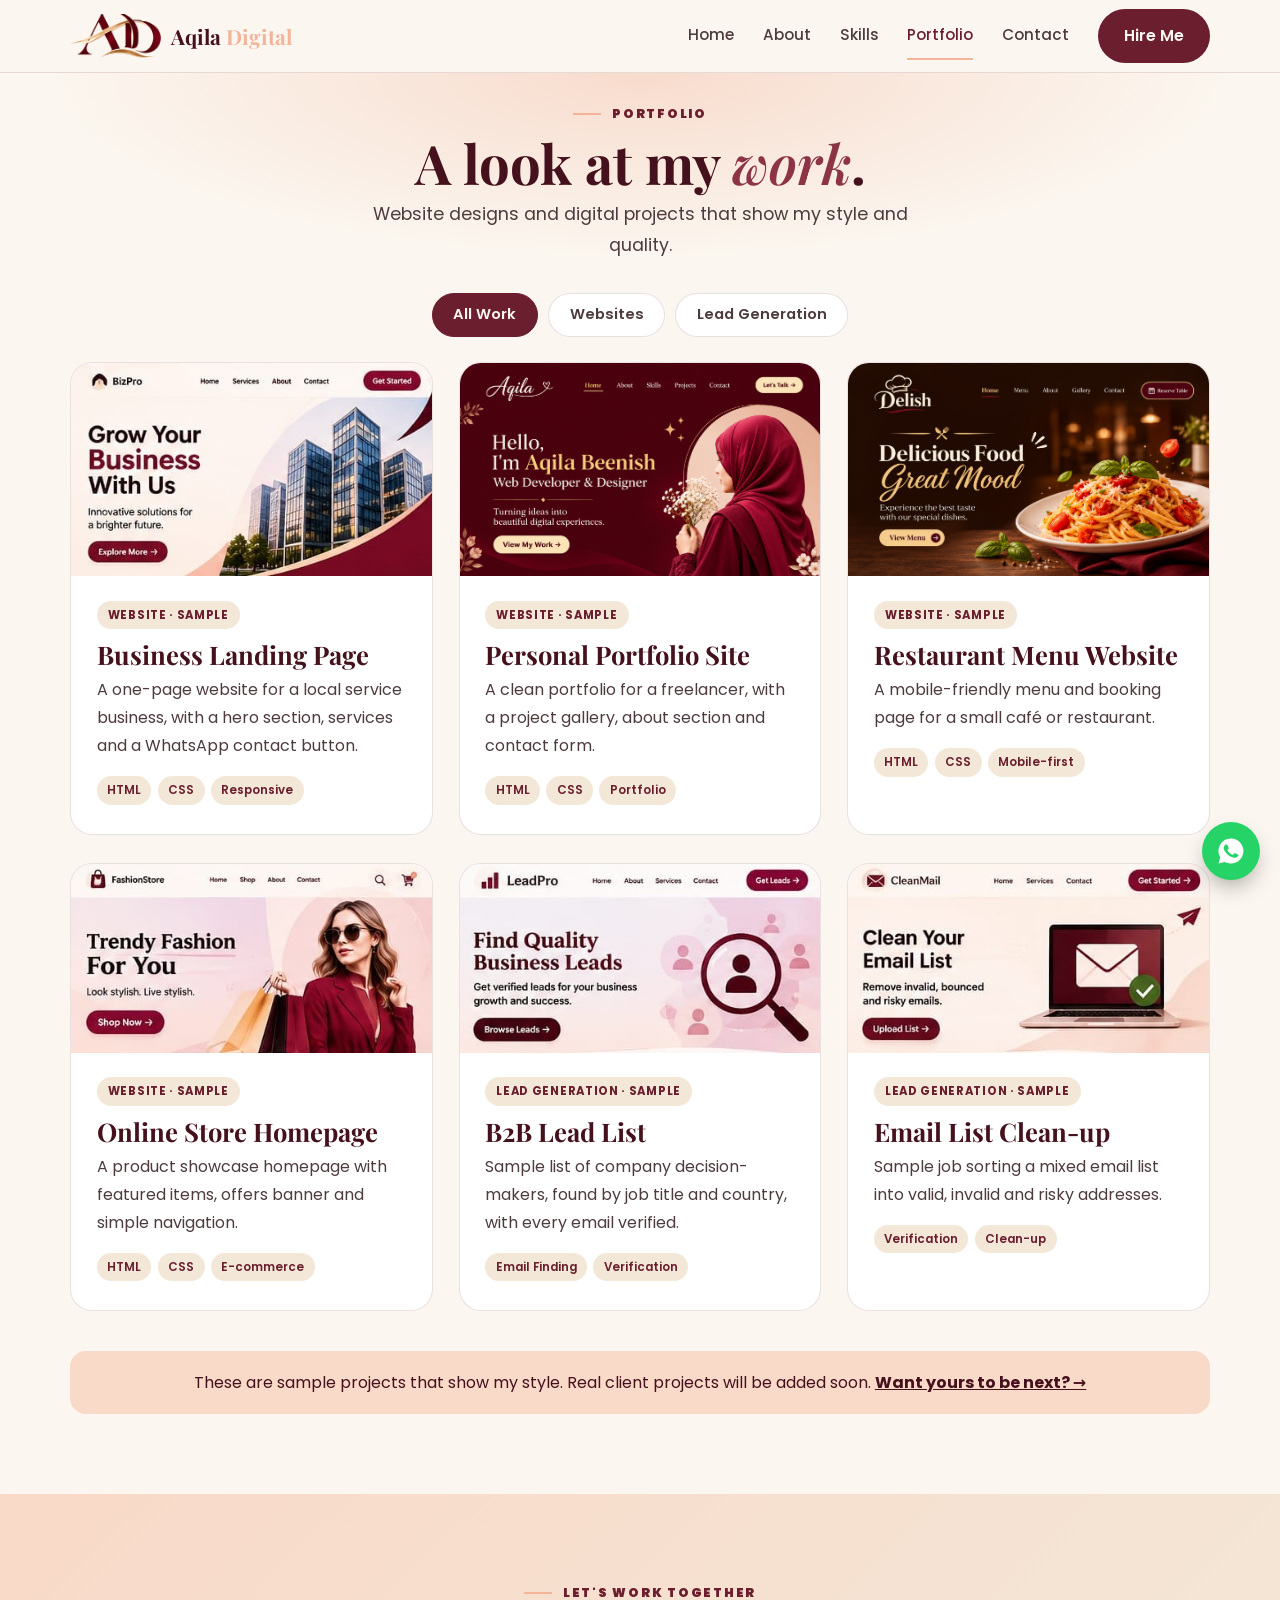
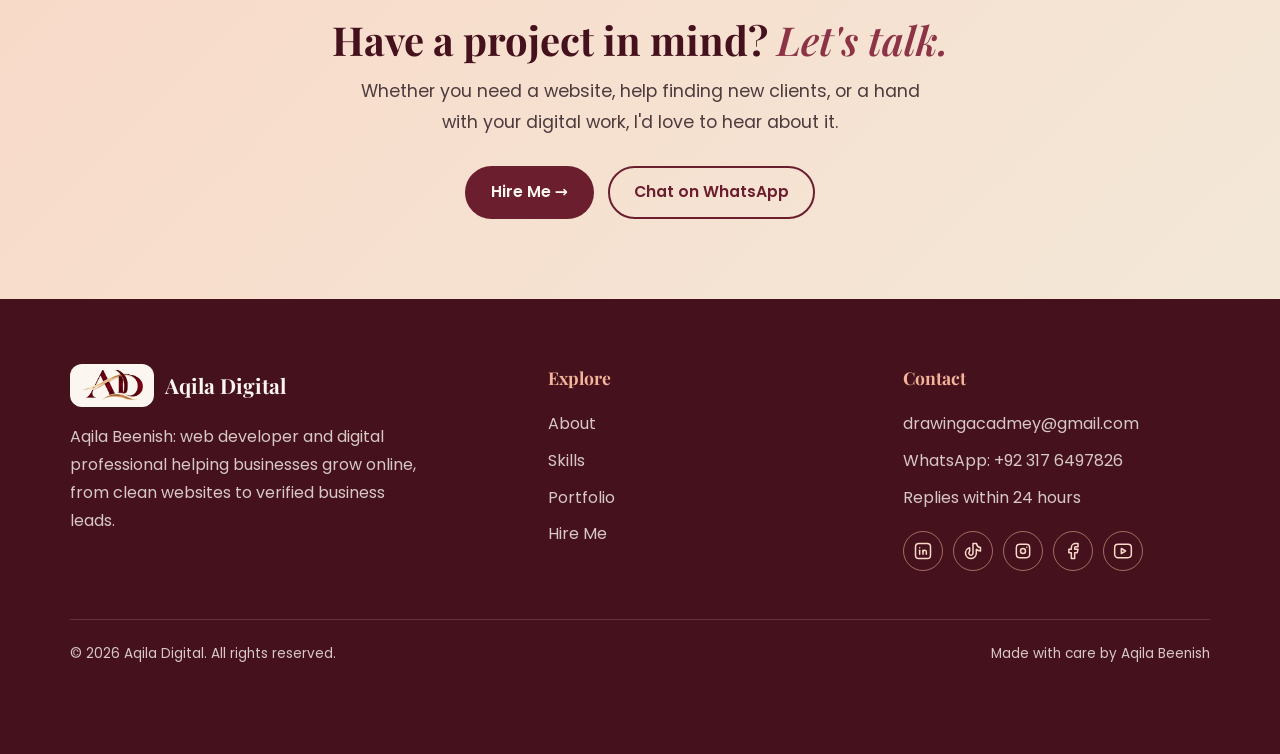
<file: portfolio.html>
<!DOCTYPE html>
<!-- Portfolio page. Tells the browser this is a modern HTML5 document. -->
<html lang="en">
<head>
  <!-- Lets the page show text correctly (including symbols) -->
  <meta charset="utf-8">
  <!-- Makes the page fit phone screens instead of shrinking -->
  <meta name="viewport" content="width=device-width, initial-scale=1">
  <!-- The title shows on the browser tab -->
  <title>Portfolio | Website &amp; Lead Generation Projects | Aqila Digital</title>
  <!-- The description is the short text Google shows under the title -->
  <meta name="description" content="Sample website designs and lead generation projects by Aqila Beenish: landing pages, portfolios, online stores and verified email lists.">
  <!-- Browser tab icon, and the icon used when saved to a phone home screen -->
  <link rel="icon" type="image/png" href="images/favicon.png">
  <link rel="apple-touch-icon" href="images/apple-touch-icon.png">

  <!-- Link preview picture (shown when the page is shared on WhatsApp, Facebook, X, etc.).
       These need the FULL web address: replace YOUR-SITE-ADDRESS with your real
       address after publishing, e.g. aqiladigital.netlify.app -->
  <meta property="og:image" content="https://YOUR-SITE-ADDRESS/images/logo-full.jpg">
  <meta name="twitter:card" content="summary">
  <meta name="twitter:image" content="https://YOUR-SITE-ADDRESS/images/logo-full.jpg">
  <!-- Google Fonts: Playfair Display (headings) and Poppins (body text).
       "preconnect" starts the connection early so fonts load faster. -->
  <link rel="preconnect" href="https://fonts.googleapis.com">
  <link rel="preconnect" href="https://fonts.gstatic.com" crossorigin>
  <link href="https://fonts.googleapis.com/css2?family=Poppins:wght@400;500;600;700&family=Playfair+Display:ital,wght@0,600;0,700;1,600&display=swap" rel="stylesheet">

  <!-- Connects the shared stylesheet (all pages use the same one) -->
  <link rel="stylesheet" href="styles.css">
</head>
<body>

  <!-- ===== HEADER: sticky navigation bar (same on every page) ===== -->
  <header class="nav">
    <div class="wrap nav-inner">

      <!-- Logo: links back to the Home page -->
      <a class="brand" href="index.html">
        <img class="brand-logo" src="images/logo-mark.png" alt="Aqila Digital logo">
        <span>Aqila <b>Digital</b></span>
      </a>

      <!-- Page links. The link with class="active" is the current page -->
      <nav class="nav-links" aria-label="Main menu">
        <a href="index.html">Home</a>
        <a href="about.html">About</a>
        <a href="skills.html">Skills</a>
        <a href="portfolio.html" class="active">Portfolio</a>
        <a href="contact.html">Contact</a>
        <a class="btn btn-primary" href="contact.html">Hire Me</a>
      </nav>

      <!-- Menu button: only visible on phones. It will open the menu in Step 14 -->
      <button class="menu-btn" type="button" aria-label="Open menu" aria-expanded="false">
        <svg width="24" height="24" viewBox="0 0 24 24" fill="none" stroke="currentColor" stroke-width="2" stroke-linecap="round">
          <path d="M4 7h16M4 12h16M4 17h16"/>
        </svg>
      </button>

    </div>
  </header>

  <main>

    <!-- ===== PAGE INTRO ===== -->
    <section class="page-hero page-hero-tight">
      <div class="wrap reveal">
        <span class="eyebrow">Portfolio</span>
        <h1>A look at my <em class="accent">work</em>.</h1>
        <p class="lead">Website designs and digital projects that show my style and quality.</p>
      </div>
    </section>

    <section class="section" style="padding-top: 1.2rem;">
      <div class="wrap">

        <!-- ===== FILTER BUTTONS (they start working in Step 14).
             data-cat says which projects each button will show.
             The button with class "on" is the active one. ===== -->
        <div class="filters reveal">
          <button class="filter on" type="button" data-cat="all">All Work</button>
          <button class="filter" type="button" data-cat="web">Websites</button>
          <button class="filter" type="button" data-cat="leads">Lead Generation</button>
        </div>

        <!-- ===== PROJECT GRID: 6 cards ===== -->
        <div class="grid-3">

          <!-- ============================================================
               PROJECT CARD (copy a whole <article> to add a new project)
               data-cat="web" or data-cat="leads" decides which filter
               button shows it. Change the picture (src and alt), and the
               tag, title, text and chips.
               ============================================================ -->

          <!-- 1. Website: Business Landing Page -->
          <article class="project reveal" data-cat="web">
            <div class="thumb thumb-tall">
              <img src="images/cards/business-landing.jpg" alt="Sample business landing page design" width="448" height="260" loading="lazy">
            </div>
            <div class="project-info">
              <span class="tag">Website · Sample</span>
              <h3>Business Landing Page</h3>
              <p>A one-page website for a local service business, with a hero section, services and a WhatsApp contact button.</p>
              <div class="chips"><span>HTML</span><span>CSS</span><span>Responsive</span></div>
            </div>
          </article>

          <!-- 2. Website: Personal Portfolio Site -->
          <article class="project reveal" data-cat="web">
            <div class="thumb thumb-tall">
              <img src="images/cards/personal-portfolio.jpg" alt="Sample personal portfolio website design" width="440" height="260" loading="lazy">
            </div>
            <div class="project-info">
              <span class="tag">Website · Sample</span>
              <h3>Personal Portfolio Site</h3>
              <p>A clean portfolio for a freelancer, with a project gallery, about section and contact form.</p>
              <div class="chips"><span>HTML</span><span>CSS</span><span>Portfolio</span></div>
            </div>
          </article>

          <!-- 3. Website: Restaurant Menu Website -->
          <article class="project reveal" data-cat="web">
            <div class="thumb thumb-tall">
              <img src="images/cards/restaurant-menu.jpg" alt="Sample restaurant menu website design" width="451" height="260" loading="lazy">
            </div>
            <div class="project-info">
              <span class="tag">Website · Sample</span>
              <h3>Restaurant Menu Website</h3>
              <p>A mobile-friendly menu and booking page for a small café or restaurant.</p>
              <div class="chips"><span>HTML</span><span>CSS</span><span>Mobile-first</span></div>
            </div>
          </article>

          <!-- 4. Website: Online Store Homepage -->
          <article class="project reveal" data-cat="web">
            <div class="thumb thumb-wide">
              <img src="images/cards/online-store.jpg" alt="Sample online store homepage design" width="448" height="230" loading="lazy">
            </div>
            <div class="project-info">
              <span class="tag">Website · Sample</span>
              <h3>Online Store Homepage</h3>
              <p>A product showcase homepage with featured items, offers banner and simple navigation.</p>
              <div class="chips"><span>HTML</span><span>CSS</span><span>E-commerce</span></div>
            </div>
          </article>

          <!-- 5. Lead generation: B2B Lead List -->
          <article class="project reveal" data-cat="leads">
            <div class="thumb thumb-wide">
              <img src="images/cards/b2b-lead-list.jpg" alt="Sample B2B lead list design" width="440" height="230" loading="lazy">
            </div>
            <div class="project-info">
              <span class="tag">Lead Generation · Sample</span>
              <h3>B2B Lead List</h3>
              <p>Sample list of company decision-makers, found by job title and country, with every email verified.</p>
              <div class="chips"><span>Email Finding</span><span>Verification</span></div>
            </div>
          </article>

          <!-- 6. Lead generation: Email List Clean-up -->
          <article class="project reveal" data-cat="leads">
            <div class="thumb thumb-wide">
              <img src="images/cards/email-cleanup.jpg" alt="Sample email list clean-up tool design" width="451" height="230" loading="lazy">
            </div>
            <div class="project-info">
              <span class="tag">Lead Generation · Sample</span>
              <h3>Email List Clean-up</h3>
              <p>Sample job sorting a mixed email list into valid, invalid and risky addresses.</p>
              <div class="chips"><span>Verification</span><span>Clean-up</span></div>
            </div>
          </article>

        </div>

        <!-- Light peach note under the grid -->
        <p class="note reveal">These are sample projects that show my style. Real client projects will be added soon. <a href="contact.html">Want yours to be next? →</a></p>

      </div>
    </section>

    <!-- ===== HIRE ME BAND ===== -->
    <section class="cta-band">
      <div class="wrap reveal">
        <span class="eyebrow">Let's work together</span>
        <h2>Have a project in mind? <em class="accent">Let's talk.</em></h2>
        <p class="lead">Whether you need a website, help finding new clients, or a hand with your digital work, I'd love to hear about it.</p>
        <div class="cta-buttons">
          <a class="btn btn-primary" href="contact.html">Hire Me →</a>
          <a class="btn btn-ghost" href="https://wa.me/923176497826">Chat on WhatsApp</a>
        </div>
      </div>
    </section>

  </main>

  <!-- ===== FOOTER (same on every page) ===== -->
  <footer class="footer">
    <div class="wrap">

      <!-- Three columns: about, links, contact -->
      <div class="foot">
        <div>
          <a class="brand" href="index.html">
            <span class="brand-badge"><img src="images/logo-mark.png" alt="Aqila Digital logo"></span>
            <span>Aqila Digital</span>
          </a>
          <p>Aqila Beenish: web developer and digital professional helping businesses grow online, from clean websites to verified business leads.</p>
        </div>

        <div>
          <h4>Explore</h4>
          <ul>
            <li><a href="about.html">About</a></li>
            <li><a href="skills.html">Skills</a></li>
            <li><a href="portfolio.html">Portfolio</a></li>
            <li><a href="contact.html">Hire Me</a></li>
          </ul>
        </div>

        <div>
          <h4>Contact</h4>
          <ul>
            <li><a href="mailto:drawingacadmey@gmail.com">drawingacadmey@gmail.com</a></li>
            <li><a href="https://wa.me/923176497826">WhatsApp: +92 317 6497826</a></li>
            <li>Replies within 24 hours</li>
          </ul>
          <!-- Social media icons. The links come from SOCIAL_LINKS at the top of main.js.
               data-social says which one each icon is. -->
          <div class="social">
            <a class="social-link" href="#" data-social="linkedin" aria-label="Aqila Digital on LinkedIn">
              <svg viewBox="0 0 24 24" fill="none" stroke="currentColor" stroke-width="1.8" stroke-linecap="round" stroke-linejoin="round" aria-hidden="true"><path d="M8 11v5"/><path d="M8 8v.01"/><path d="M12 16v-5"/><path d="M16 16v-3a2 2 0 0 0-4 0"/><path d="M3 7a4 4 0 0 1 4-4h10a4 4 0 0 1 4 4v10a4 4 0 0 1-4 4H7a4 4 0 0 1-4-4z"/></svg>
              <span class="social-tip" aria-hidden="true">Coming soon</span>
            </a>
            <a class="social-link" href="#" data-social="tiktok" aria-label="Aqila Digital on TikTok">
              <svg viewBox="0 0 24 24" fill="none" stroke="currentColor" stroke-width="1.8" stroke-linecap="round" stroke-linejoin="round" aria-hidden="true"><path d="M21 7.917v4.034a9.948 9.948 0 0 1-5-1.951v4.5a6.5 6.5 0 1 1-8-6.326v4.326a2.5 2.5 0 1 0 4 2v-11.5h4.083a6.005 6.005 0 0 0 4.917 4.917z"/></svg>
              <span class="social-tip" aria-hidden="true">Coming soon</span>
            </a>
            <a class="social-link" href="#" data-social="instagram" aria-label="Aqila Digital on Instagram">
              <svg viewBox="0 0 24 24" fill="none" stroke="currentColor" stroke-width="1.8" stroke-linecap="round" stroke-linejoin="round" aria-hidden="true"><path d="M4 8a4 4 0 0 1 4-4h8a4 4 0 0 1 4 4v8a4 4 0 0 1-4 4H8a4 4 0 0 1-4-4z"/><path d="M9 12a3 3 0 1 0 6 0 3 3 0 0 0-6 0"/><path d="M16.5 7.5v.01"/></svg>
              <span class="social-tip" aria-hidden="true">Coming soon</span>
            </a>
            <a class="social-link" href="#" data-social="facebook" aria-label="Aqila Digital on Facebook">
              <svg viewBox="0 0 24 24" fill="none" stroke="currentColor" stroke-width="1.8" stroke-linecap="round" stroke-linejoin="round" aria-hidden="true"><path d="M7 10v4h3v7h4v-7h3l1-4h-4V8a1 1 0 0 1 1-1h3V3h-3a5 5 0 0 0-5 5v2z"/></svg>
              <span class="social-tip" aria-hidden="true">Coming soon</span>
            </a>
            <a class="social-link" href="#" data-social="youtube" aria-label="Aqila Digital on YouTube">
              <svg viewBox="0 0 24 24" fill="none" stroke="currentColor" stroke-width="1.8" stroke-linecap="round" stroke-linejoin="round" aria-hidden="true"><path d="M2 8a4 4 0 0 1 4-4h12a4 4 0 0 1 4 4v8a4 4 0 0 1-4 4H6a4 4 0 0 1-4-4z"/><path d="M10 9l5 3-5 3z"/></svg>
              <span class="social-tip" aria-hidden="true">Coming soon</span>
            </a>
          </div>
        </div>
      </div>

      <!-- Bottom line. The year sits in <span id="year"> so JavaScript can update it later -->
      <div class="copy">
        <span>&copy; <span id="year">2026</span> Aqila Digital. All rights reserved.</span>
        <span>Made with care by Aqila Beenish</span>
      </div>

    </div>
  </footer>

  <!-- ===== Round green WhatsApp button, fixed at the bottom-right ===== -->
  <a class="wa" href="https://wa.me/923176497826?text=Hi%20Aqila%2C%20I%20saw%20your%20portfolio%20and%20would%20like%20to%20work%20with%20you." aria-label="Chat on WhatsApp">
    <svg width="30" height="30" viewBox="0 0 24 24" fill="currentColor" aria-hidden="true">
      <path d="M12 2a10 10 0 0 0-8.6 15.1L2 22l5-1.3A10 10 0 1 0 12 2Zm5.3 14.1c-.2.6-1.3 1.2-1.8 1.2-.5.1-1 .2-3.4-.7-2.8-1.1-4.6-4-4.8-4.2-.1-.2-1.1-1.5-1.1-2.9s.7-2.1 1-2.4c.3-.3.6-.3.8-.3h.6c.2 0 .4 0 .6.5l.9 2.1c.1.2.1.4 0 .6l-.3.5-.4.5c-.1.1-.3.3-.1.6.2.3.7 1.2 1.6 2 1.1 1 2 1.3 2.3 1.4.3.1.5.1.6-.1l.9-1.1c.2-.3.4-.2.7-.1l2 1c.3.1.5.2.5.3.1.2.1.8-.2 1.4Z"/>
    </svg>
  </a>

  <!-- Connects the shared JavaScript. It is at the bottom so the page loads first -->
  <script src="main.js"></script>
</body>
</html>
</file>
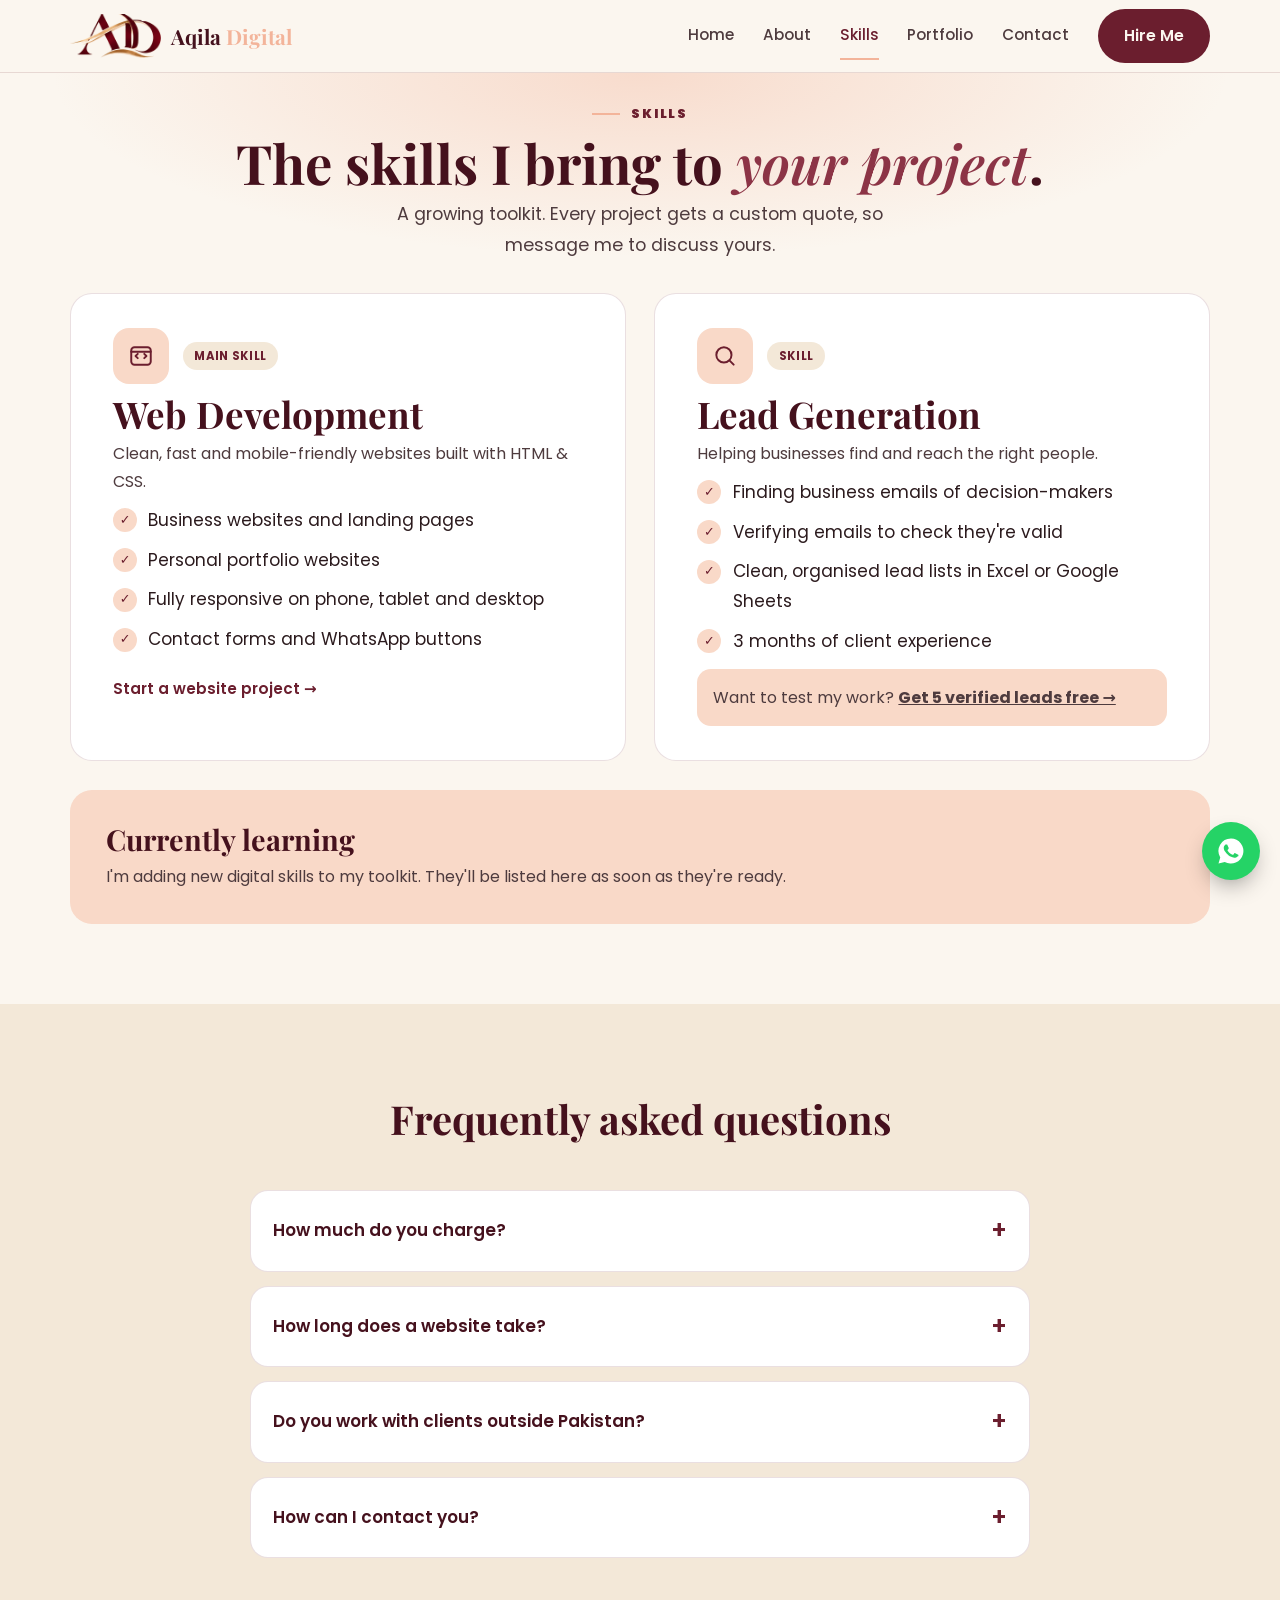
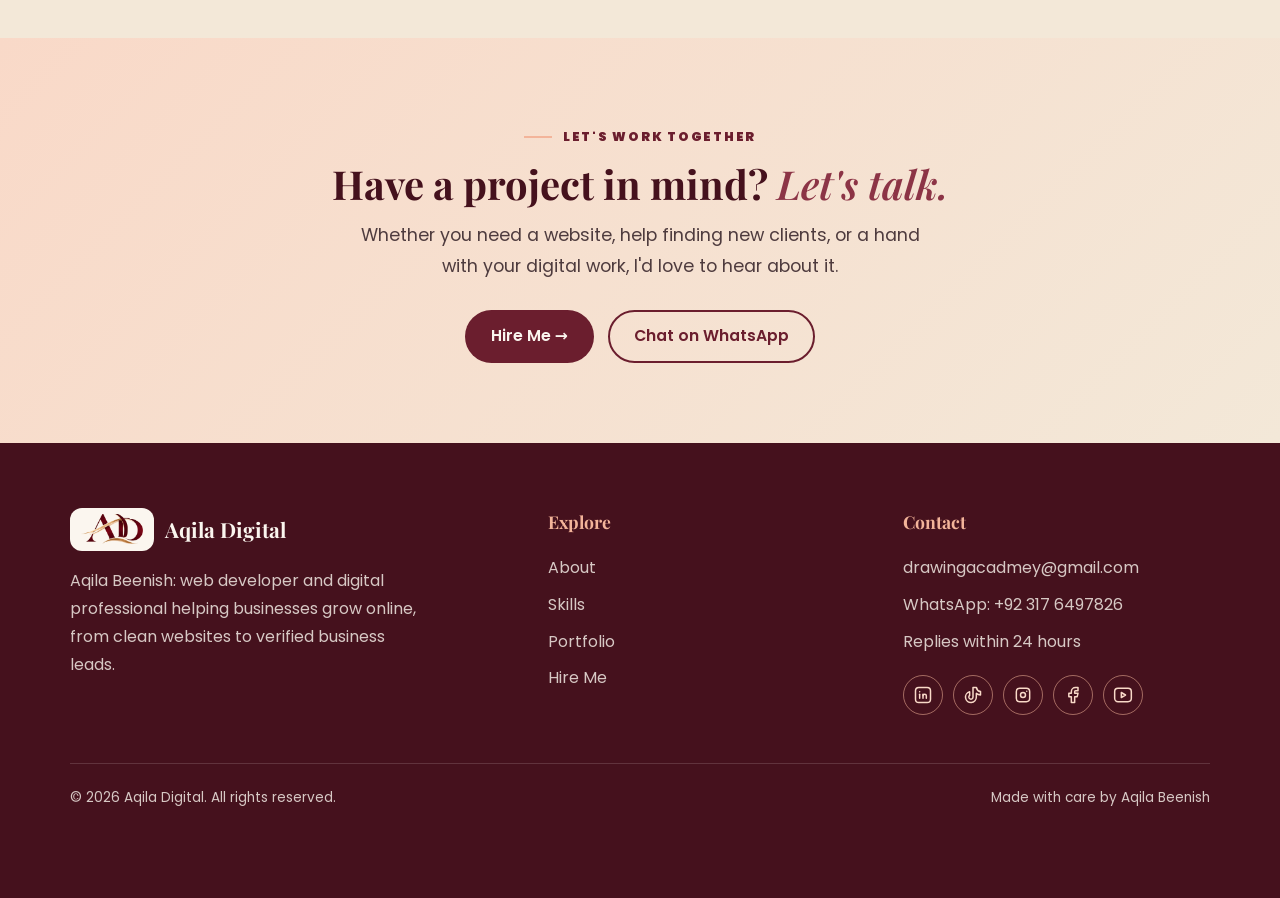
<file: skills.html>
<!DOCTYPE html>
<!-- Skills page. Tells the browser this is a modern HTML5 document. -->
<html lang="en">
<head>
  <!-- Lets the page show text correctly (including symbols) -->
  <meta charset="utf-8">
  <!-- Makes the page fit phone screens instead of shrinking -->
  <meta name="viewport" content="width=device-width, initial-scale=1">
  <!-- The title shows on the browser tab -->
  <title>Skills: Web Development &amp; Lead Generation | Aqila Digital</title>
  <!-- The description is the short text Google shows under the title -->
  <meta name="description" content="HTML &amp; CSS web development and verified lead generation by Aqila Beenish. Every project gets a custom quote, so message me to discuss yours.">
  <!-- Browser tab icon, and the icon used when saved to a phone home screen -->
  <link rel="icon" type="image/png" href="images/favicon.png">
  <link rel="apple-touch-icon" href="images/apple-touch-icon.png">

  <!-- Link preview picture (shown when the page is shared on WhatsApp, Facebook, X, etc.).
       These need the FULL web address: replace YOUR-SITE-ADDRESS with your real
       address after publishing, e.g. aqiladigital.netlify.app -->
  <meta property="og:image" content="https://YOUR-SITE-ADDRESS/images/logo-full.jpg">
  <meta name="twitter:card" content="summary">
  <meta name="twitter:image" content="https://YOUR-SITE-ADDRESS/images/logo-full.jpg">
  <!-- Google Fonts: Playfair Display (headings) and Poppins (body text).
       "preconnect" starts the connection early so fonts load faster. -->
  <link rel="preconnect" href="https://fonts.googleapis.com">
  <link rel="preconnect" href="https://fonts.gstatic.com" crossorigin>
  <link href="https://fonts.googleapis.com/css2?family=Poppins:wght@400;500;600;700&family=Playfair+Display:ital,wght@0,600;0,700;1,600&display=swap" rel="stylesheet">

  <!-- Connects the shared stylesheet (all pages use the same one) -->
  <link rel="stylesheet" href="styles.css">
</head>
<body>

  <!-- ===== HEADER: sticky navigation bar (same on every page) ===== -->
  <header class="nav">
    <div class="wrap nav-inner">

      <!-- Logo: links back to the Home page -->
      <a class="brand" href="index.html">
        <img class="brand-logo" src="images/logo-mark.png" alt="Aqila Digital logo">
        <span>Aqila <b>Digital</b></span>
      </a>

      <!-- Page links. The link with class="active" is the current page -->
      <nav class="nav-links" aria-label="Main menu">
        <a href="index.html">Home</a>
        <a href="about.html">About</a>
        <a href="skills.html" class="active">Skills</a>
        <a href="portfolio.html">Portfolio</a>
        <a href="contact.html">Contact</a>
        <a class="btn btn-primary" href="contact.html">Hire Me</a>
      </nav>

      <!-- Menu button: only visible on phones. It will open the menu in Step 14 -->
      <button class="menu-btn" type="button" aria-label="Open menu" aria-expanded="false">
        <svg width="24" height="24" viewBox="0 0 24 24" fill="none" stroke="currentColor" stroke-width="2" stroke-linecap="round">
          <path d="M4 7h16M4 12h16M4 17h16"/>
        </svg>
      </button>

    </div>
  </header>

  <main>

    <!-- ===== PAGE INTRO ===== -->
    <section class="page-hero page-hero-tight">
      <div class="wrap reveal">
        <span class="eyebrow">Skills</span>
        <h1>The skills I bring to <em class="accent">your project</em>.</h1>
        <p class="lead">A growing toolkit. Every project gets a custom quote, so message me to discuss yours.</p>
      </div>
    </section>

    <!-- ===== TWO BIG SKILL CARDS ===== -->
    <section class="section skills-section">
      <div class="wrap">

        <div class="skill-grid">

          <!-- id="web" lets links like skills.html#web jump straight here -->
          <article class="card skill-card reveal" id="web">
            <!-- Top line of the card: icon box and tag side by side -->
            <div class="skill-head">
              <span class="skill-ico">
                <!-- code / browser icon -->
                <svg width="26" height="26" viewBox="0 0 24 24" fill="none" stroke="currentColor" stroke-width="1.8" stroke-linecap="round" stroke-linejoin="round" aria-hidden="true"><rect x="3" y="4" width="18" height="16" rx="3"/><path d="m9 10-2 2 2 2M15 10l2 2-2 2M3 8h18"/></svg>
              </span>
              <span class="tag">Main skill</span>
            </div>
            <h2>Web Development</h2>
            <p>Clean, fast and mobile-friendly websites built with HTML &amp; CSS.</p>
            <ul class="ticks">
              <li>Business websites and landing pages</li>
              <li>Personal portfolio websites</li>
              <li>Fully responsive on phone, tablet and desktop</li>
              <li>Contact forms and WhatsApp buttons</li>
            </ul>
            <a class="more" href="contact.html">Start a website project →</a>
          </article>

          <article class="card skill-card reveal" id="leads">
            <div class="skill-head">
              <span class="skill-ico">
                <!-- search (magnifying glass) icon -->
                <svg width="26" height="26" viewBox="0 0 24 24" fill="none" stroke="currentColor" stroke-width="1.8" stroke-linecap="round" aria-hidden="true"><circle cx="11" cy="11" r="7"/><path d="m20 20-3.5-3.5"/></svg>
              </span>
              <span class="tag">Skill</span>
            </div>
            <h2>Lead Generation</h2>
            <p>Helping businesses find and reach the right people.</p>
            <ul class="ticks">
              <li>Finding business emails of decision-makers</li>
              <li>Verifying emails to check they're valid</li>
              <li>Clean, organised lead lists in Excel or Google Sheets</li>
              <li>3 months of client experience</li>
            </ul>
            <p class="mini-offer">Want to test my work? <a href="contact.html#leads">Get 5 verified leads free →</a></p>
          </article>

        </div>

        <!-- ===== CURRENTLY LEARNING: full-width light peach card ===== -->
        <div class="card next-card reveal" id="next">
          <h2>Currently learning</h2>
          <p>I'm adding new digital skills to my toolkit. They'll be listed here as soon as they're ready.</p>
        </div>

      </div>
    </section>

    <!-- ===== FAQ: beige background. <details> opens on click, no JavaScript needed ===== -->
    <section class="section bg-beige">
      <div class="wrap">

        <div class="section-head reveal">
          <h2>Frequently asked questions</h2>
        </div>

        <div class="faq reveal">
          <details>
            <summary>How much do you charge?</summary>
            <p>Every project is different, so I give a custom quote based on what you need. Send me a message for a quick, free quote.</p>
          </details>
          <details>
            <summary>How long does a website take?</summary>
            <p>It depends on the number of pages and features. A simple landing page is usually fast to deliver; I'll give you a clear timeline before we start.</p>
          </details>
          <details>
            <summary>Do you work with clients outside Pakistan?</summary>
            <p>Yes. I work with clients worldwide, including the UK and US.</p>
          </details>
          <details>
            <summary>How can I contact you?</summary>
            <p>Use the form on the Contact page, email me, or message me on WhatsApp. I reply within 24 hours.</p>
          </details>
        </div>

      </div>
    </section>

    <!-- ===== HIRE ME BAND ===== -->
    <section class="cta-band">
      <div class="wrap reveal">
        <span class="eyebrow">Let's work together</span>
        <h2>Have a project in mind? <em class="accent">Let's talk.</em></h2>
        <p class="lead">Whether you need a website, help finding new clients, or a hand with your digital work, I'd love to hear about it.</p>
        <div class="cta-buttons">
          <a class="btn btn-primary" href="contact.html">Hire Me →</a>
          <a class="btn btn-ghost" href="https://wa.me/923176497826">Chat on WhatsApp</a>
        </div>
      </div>
    </section>

  </main>

  <!-- ===== FOOTER (same on every page) ===== -->
  <footer class="footer">
    <div class="wrap">

      <!-- Three columns: about, links, contact -->
      <div class="foot">
        <div>
          <a class="brand" href="index.html">
            <span class="brand-badge"><img src="images/logo-mark.png" alt="Aqila Digital logo"></span>
            <span>Aqila Digital</span>
          </a>
          <p>Aqila Beenish: web developer and digital professional helping businesses grow online, from clean websites to verified business leads.</p>
        </div>

        <div>
          <h4>Explore</h4>
          <ul>
            <li><a href="about.html">About</a></li>
            <li><a href="skills.html">Skills</a></li>
            <li><a href="portfolio.html">Portfolio</a></li>
            <li><a href="contact.html">Hire Me</a></li>
          </ul>
        </div>

        <div>
          <h4>Contact</h4>
          <ul>
            <li><a href="mailto:drawingacadmey@gmail.com">drawingacadmey@gmail.com</a></li>
            <li><a href="https://wa.me/923176497826">WhatsApp: +92 317 6497826</a></li>
            <li>Replies within 24 hours</li>
          </ul>
          <!-- Social media icons. The links come from SOCIAL_LINKS at the top of main.js.
               data-social says which one each icon is. -->
          <div class="social">
            <a class="social-link" href="#" data-social="linkedin" aria-label="Aqila Digital on LinkedIn">
              <svg viewBox="0 0 24 24" fill="none" stroke="currentColor" stroke-width="1.8" stroke-linecap="round" stroke-linejoin="round" aria-hidden="true"><path d="M8 11v5"/><path d="M8 8v.01"/><path d="M12 16v-5"/><path d="M16 16v-3a2 2 0 0 0-4 0"/><path d="M3 7a4 4 0 0 1 4-4h10a4 4 0 0 1 4 4v10a4 4 0 0 1-4 4H7a4 4 0 0 1-4-4z"/></svg>
              <span class="social-tip" aria-hidden="true">Coming soon</span>
            </a>
            <a class="social-link" href="#" data-social="tiktok" aria-label="Aqila Digital on TikTok">
              <svg viewBox="0 0 24 24" fill="none" stroke="currentColor" stroke-width="1.8" stroke-linecap="round" stroke-linejoin="round" aria-hidden="true"><path d="M21 7.917v4.034a9.948 9.948 0 0 1-5-1.951v4.5a6.5 6.5 0 1 1-8-6.326v4.326a2.5 2.5 0 1 0 4 2v-11.5h4.083a6.005 6.005 0 0 0 4.917 4.917z"/></svg>
              <span class="social-tip" aria-hidden="true">Coming soon</span>
            </a>
            <a class="social-link" href="#" data-social="instagram" aria-label="Aqila Digital on Instagram">
              <svg viewBox="0 0 24 24" fill="none" stroke="currentColor" stroke-width="1.8" stroke-linecap="round" stroke-linejoin="round" aria-hidden="true"><path d="M4 8a4 4 0 0 1 4-4h8a4 4 0 0 1 4 4v8a4 4 0 0 1-4 4H8a4 4 0 0 1-4-4z"/><path d="M9 12a3 3 0 1 0 6 0 3 3 0 0 0-6 0"/><path d="M16.5 7.5v.01"/></svg>
              <span class="social-tip" aria-hidden="true">Coming soon</span>
            </a>
            <a class="social-link" href="#" data-social="facebook" aria-label="Aqila Digital on Facebook">
              <svg viewBox="0 0 24 24" fill="none" stroke="currentColor" stroke-width="1.8" stroke-linecap="round" stroke-linejoin="round" aria-hidden="true"><path d="M7 10v4h3v7h4v-7h3l1-4h-4V8a1 1 0 0 1 1-1h3V3h-3a5 5 0 0 0-5 5v2z"/></svg>
              <span class="social-tip" aria-hidden="true">Coming soon</span>
            </a>
            <a class="social-link" href="#" data-social="youtube" aria-label="Aqila Digital on YouTube">
              <svg viewBox="0 0 24 24" fill="none" stroke="currentColor" stroke-width="1.8" stroke-linecap="round" stroke-linejoin="round" aria-hidden="true"><path d="M2 8a4 4 0 0 1 4-4h12a4 4 0 0 1 4 4v8a4 4 0 0 1-4 4H6a4 4 0 0 1-4-4z"/><path d="M10 9l5 3-5 3z"/></svg>
              <span class="social-tip" aria-hidden="true">Coming soon</span>
            </a>
          </div>
        </div>
      </div>

      <!-- Bottom line. The year sits in <span id="year"> so JavaScript can update it later -->
      <div class="copy">
        <span>&copy; <span id="year">2026</span> Aqila Digital. All rights reserved.</span>
        <span>Made with care by Aqila Beenish</span>
      </div>

    </div>
  </footer>

  <!-- ===== Round green WhatsApp button, fixed at the bottom-right ===== -->
  <a class="wa" href="https://wa.me/923176497826?text=Hi%20Aqila%2C%20I%20saw%20your%20portfolio%20and%20would%20like%20to%20work%20with%20you." aria-label="Chat on WhatsApp">
    <svg width="30" height="30" viewBox="0 0 24 24" fill="currentColor" aria-hidden="true">
      <path d="M12 2a10 10 0 0 0-8.6 15.1L2 22l5-1.3A10 10 0 1 0 12 2Zm5.3 14.1c-.2.6-1.3 1.2-1.8 1.2-.5.1-1 .2-3.4-.7-2.8-1.1-4.6-4-4.8-4.2-.1-.2-1.1-1.5-1.1-2.9s.7-2.1 1-2.4c.3-.3.6-.3.8-.3h.6c.2 0 .4 0 .6.5l.9 2.1c.1.2.1.4 0 .6l-.3.5-.4.5c-.1.1-.3.3-.1.6.2.3.7 1.2 1.6 2 1.1 1 2 1.3 2.3 1.4.3.1.5.1.6-.1l.9-1.1c.2-.3.4-.2.7-.1l2 1c.3.1.5.2.5.3.1.2.1.8-.2 1.4Z"/>
    </svg>
  </a>

  <!-- Connects the shared JavaScript. It is at the bottom so the page loads first -->
  <script src="main.js"></script>
</body>
</html>
</file>
<file: styles.css>
/* =====================================================
   Aqila Digital: shared styles for all pages
   Sections:
   1. Colours and fonts (CSS variables)
   2. Basic reset and page defaults
   3. Headings
   4. Layout helper: .wrap
   5. Text helpers: .eyebrow and em.accent
   6. Buttons
   7. Cards
   ===================================================== */


/* -----------------------------------------------------
   1. VARIABLES
   Saved once in :root, then used anywhere with var(--name).
   To change a colour on the whole site, change it here only.
   ----------------------------------------------------- */
:root {
  /* Maroon family */
  --maroon: #6B1E2E;
  --maroon-deep: #45111D;
  --maroon-soft: #8C3446;

  /* Peach family */
  --peach: #F3B49A;
  --peach-light: #F9D9C8;

  /* Neutral backgrounds */
  --beige: #F3E8D8;
  --cream: #FBF6EF;      /* main page background */

  /* Text colours */
  --text: #2B1A1D;
  --text-muted: #4E3B3E;

  /* Fonts. The words after the first name are backups
     in case Google Fonts can't load (e.g. no internet). */
  --font-heading: 'Playfair Display', Georgia, serif;
  --font-body: 'Poppins', system-ui, -apple-system, 'Segoe UI', sans-serif;

  /* Other shared values */
  --line: rgba(107, 30, 46, 0.14);        /* thin border colour */
  --radius: 22px;                          /* rounded corners */
  --shadow: 0 18px 50px -20px rgba(69, 17, 29, 0.35);
}


/* -----------------------------------------------------
   2. RESET AND PAGE DEFAULTS
   ----------------------------------------------------- */

/* border-box makes widths include padding, which is easier to plan */
*,
*::before,
*::after {
  box-sizing: border-box;
}

body {
  margin: 0;
  font-family: var(--font-body);
  font-size: 17px;        /* easy-to-read size */
  line-height: 1.75;      /* generous space between lines */
  color: var(--text);
  background: var(--cream);
  -webkit-font-smoothing: antialiased;  /* smoother text on Mac/iPhone */
}

a {
  color: inherit;
  text-decoration: none;
}


/* -----------------------------------------------------
   3. HEADINGS
   clamp(smallest, ideal, biggest) makes the size grow with
   the screen width (vw) but never smaller or bigger than the limits.
   ----------------------------------------------------- */
h1, h2, h3 {
  font-family: var(--font-heading);
  color: var(--maroon-deep);
  font-weight: 700;
  line-height: 1.15;
  margin: 0 0 0.6em;
}

h1 { font-size: clamp(2.1rem, 4.5vw + 0.5rem, 3.4rem); }
h2 { font-size: clamp(1.7rem, 3vw + 0.5rem, 2.5rem); }
h3 { font-size: clamp(1.25rem, 1.5vw + 0.7rem, 1.6rem); }

p {
  margin: 0 0 1em;
}


/* -----------------------------------------------------
   4. .wrap: centred container
   Keeps content in the middle, never wider than 1140px.
   On small screens it uses 92% of the width.
   ----------------------------------------------------- */
.wrap {
  width: 92%;
  max-width: 1140px;
  margin-inline: auto;   /* auto left and right margins = centred */
}


/* -----------------------------------------------------
   5. TEXT HELPERS
   ----------------------------------------------------- */

/* .eyebrow: small uppercase label above a heading,
   with a short peach line drawn before it */
.eyebrow {
  display: inline-flex;
  align-items: center;
  gap: 0.7rem;
  font-size: 0.78rem;
  font-weight: 900;
  letter-spacing: 0.14em;
  text-transform: uppercase;
  color: var(--maroon);
}

.eyebrow::before {
  content: "";            /* an empty box that becomes the line */
  width: 28px;
  height: 2px;
  background: var(--peach);
}

/* em.accent: italic, soft-maroon words inside a heading,
   e.g. <h1>Build things that <em class="accent">grow</em></h1> */
em.accent {
  font-style: italic;
  font-weight: 600;
  color: var(--maroon-soft);
}


/* -----------------------------------------------------
   6. BUTTONS
   Use on <a> or <button>, e.g. <a class="btn btn-primary">.
   .btn holds the shared look; the second class sets the colours.
   ----------------------------------------------------- */
.btn {
  display: inline-flex;
  align-items: center;
  gap: 0.55rem;
  padding: 0.95rem 1.5rem;
  border-radius: 999px;      /* a huge radius makes a pill shape */
  border: 2px solid transparent;
  font-family: var(--font-body);
  font-size: 0.98rem;
  font-weight: 600;
  line-height: 1.2;
  cursor: pointer;
  transition: transform 0.2s, box-shadow 0.2s, background 0.2s, color 0.2s;
}

/* On hover every button lifts up 3px and gets a soft shadow */
.btn:hover {
  transform: translateY(-3px);
  box-shadow: var(--shadow);
}

/* Filled maroon button */
.btn-primary {
  background: var(--maroon);
  color: var(--cream);
}
.btn-primary:hover {
  background: var(--maroon-deep);
}

/* Outline button: transparent with a maroon border */
.btn-ghost {
  background: transparent;
  color: var(--maroon);
  border-color: var(--maroon);
}
.btn-ghost:hover {
  background: var(--maroon);
  color: var(--cream);
}

/* Peach button: good on dark maroon backgrounds */
.btn-peach {
  background: var(--peach);
  color: var(--maroon-deep);
}
.btn-peach:hover {
  background: var(--peach-light);
}


/* -----------------------------------------------------
   7. .card: white box with rounded corners and thin border
   Lifts slightly when the mouse is over it.
   ----------------------------------------------------- */
.card {
  background: #fff;
  border: 1px solid var(--line);
  border-radius: var(--radius);
  padding: 1.8rem;
  transition: transform 0.25s, box-shadow 0.25s;
}

.card:hover {
  transform: translateY(-6px);
  box-shadow: var(--shadow);
}


/* -----------------------------------------------------
   8. HEADER / NAVIGATION BAR
   Sticky: stays at the top while you scroll.
   ----------------------------------------------------- */
.nav {
  position: sticky;
  top: 0;
  z-index: 50;                              /* stays above other content */
  background: rgba(251, 246, 239, 0.85);    /* cream, slightly see-through */
  backdrop-filter: blur(12px);              /* soft blur of what's behind */
  -webkit-backdrop-filter: blur(12px);      /* same, for Safari */
  border-bottom: 1px solid var(--line);     /* thin bottom border */
}

/* Logo on the left, links on the right */
.nav-inner {
  display: flex;
  align-items: center;
  justify-content: space-between;
  min-height: 72px;
}

/* Logo */
.brand {
  display: flex;
  align-items: center;
  gap: 0.65rem;
  font-family: var(--font-heading);
  font-weight: 700;
  font-size: 1.3rem;
  color: var(--maroon-deep);
}

.brand b {
  color: var(--peach);      /* "Digital" in peach */
}

/* Logo picture in the header: 44px tall on laptops (36px on phones, see below).
   width: auto keeps the picture's shape, so it is never stretched. */
.brand-logo {
  height: 44px;
  width: auto;
}


/* Links on the right */
.nav-links {
  display: flex;
  align-items: center;
  gap: 1.8rem;
}

.nav-links a:not(.btn) {
  font-weight: 500;
  font-size: 0.95rem;
  color: var(--text-muted);
  padding: 0.6rem 0;
  border-bottom: 2px solid transparent;   /* invisible until active/hover */
  transition: color 0.2s, border-color 0.2s;
}

.nav-links a:not(.btn):hover {
  color: var(--maroon);
}

/* Current page: maroon text with a peach underline */
.nav-links a.active {
  color: var(--maroon);
  border-bottom-color: var(--peach);
}

/* Menu button (three lines): hidden on computers */
.menu-btn {
  display: none;
  background: transparent;
  border: 0;
  padding: 0.4rem;
  color: var(--maroon-deep);
  cursor: pointer;
}

/* On phones (under 720px): show the menu button, and turn the links into
   a dropdown panel under the header.
   Closed: invisible, nudged up, and visibility:hidden, so it is fully hidden
   (it can't be clicked or reached with the Tab key either).
   Open (main.js adds the class "open"): fades in and slides down. */
@media (max-width: 719px) {
  .menu-btn { display: block; }

  .nav-links {
    position: absolute;
    top: 100%;                     /* right below the header */
    left: 0;
    right: 0;
    flex-direction: column;
    align-items: stretch;
    gap: 0.4rem;
    padding: 1rem 4% 1.4rem;
    background: rgba(251, 246, 239, 0.98);
    border-bottom: 1px solid var(--line);
    box-shadow: var(--shadow);

    opacity: 0;
    transform: translateY(-14px);
    visibility: hidden;
    transition: opacity 0.25s ease, transform 0.25s ease, visibility 0.25s;
  }

  .nav-links.open {
    opacity: 1;
    transform: none;
    visibility: visible;
  }

  .nav-links a:not(.btn) {
    padding: 0.85rem 0;
    border-bottom: 1px solid var(--line);
  }
  .nav-links .btn { justify-content: center; margin-top: 0.6rem; }
}


/* -----------------------------------------------------
   9. FOOTER
   Deep maroon background with light text.
   ----------------------------------------------------- */
.footer {
  background: var(--maroon-deep);
  color: rgba(251, 246, 239, 0.8);     /* light cream text */
  padding: 4rem 0 5.5rem;
}

/* Three columns. The first is wider because it holds the paragraph. */
.foot {
  display: grid;
  grid-template-columns: 1.4fr 1fr 1fr;
  gap: 3rem;
}

/* Logo inside the footer: light text on the dark background */
.footer .brand {
  color: var(--cream);
  margin-bottom: 1rem;
}

.footer p {
  font-size: 1rem;
  max-width: 36ch;       /* keeps the line from getting too wide */
}

/* Column headings ("Explore", "Contact") */
.footer h4 {
  margin: 0 0 1rem;
  font-family: var(--font-heading);
  font-size: 1.1rem;
  color: var(--peach);
}

.footer ul {
  list-style: none;
  margin: 0;
  padding: 0;
  display: grid;
  gap: 0.55rem;
  font-size: 1rem;
}

.footer a:hover {
  color: var(--peach);
}

/* Bottom line: copyright on the left, "Made with care" on the right */
.copy {
  display: flex;
  justify-content: space-between;
  flex-wrap: wrap;                           /* wraps on narrow screens */
  gap: 0.5rem 1.5rem;
  margin-top: 3rem;
  padding-top: 1.4rem;
  border-top: 1px solid rgba(251, 246, 239, 0.15);
  font-size: 0.85rem;
}


/* -----------------------------------------------------
   10. ROUND GREEN WHATSAPP BUTTON
   position: fixed keeps it in the same screen spot while scrolling.
   ----------------------------------------------------- */
.wa {
  position: fixed;
  right: 20px;
  bottom: 20px;
  z-index: 60;                    /* above the header and other content */
  display: grid;
  place-items: center;
  width: 58px;
  height: 58px;
  border-radius: 50%;             /* 50% turns a square into a circle */
  background: #25D366;            /* WhatsApp green */
  color: #fff;
  box-shadow: 0 10px 25px -8px rgba(0, 0, 0, 0.45);
  transition: transform 0.2s;
}

.wa:hover {
  transform: scale(1.08);
}


/* -----------------------------------------------------
   11. PHONES: stack the footer columns (under 720px)
   ----------------------------------------------------- */
@media (max-width: 719px) {
  .foot {
    grid-template-columns: 1fr;   /* one column = stacked */
    gap: 2rem;
  }
}


/* -----------------------------------------------------
   12. HERO SECTION (Home page)
   ----------------------------------------------------- */
.hero {
  position: relative;
  overflow: hidden;       /* hides the glows/blob where they go past the edges */
  padding: 3rem 0;
  /* Soft peach and beige glows in the background.
     radial-gradient(circle at x% y%, colour, transparent) = a fading glow. */
  background:
    radial-gradient(circle at 12% 18%, rgba(243, 180, 154, 0.35), transparent 45%),
    radial-gradient(circle at 88% 80%, rgba(243, 232, 216, 0.9), transparent 50%),
    radial-gradient(circle at 70% 10%, rgba(249, 217, 200, 0.5), transparent 40%);
}

/* Two equal columns */
.hero-grid {
  display: grid;
  grid-template-columns: 1fr 1fr;
  gap: 3rem;
  align-items: center;
}

/* Laptops: fill exactly one screen height minus the header.
   The header is 72px tall + 1px border = 73px.
   Flexbox with align-items: center centres the content vertically. */
@media (min-width: 961px) {
  .hero {
    min-height: calc(100vh - 73px);
    display: flex;
    align-items: center;
  }
  .hero .wrap { width: 92%; }
}

.lead {
  font-size: 1.1rem;
  color: var(--text-muted);
  max-width: 52ch;
}

.hero-text h1 { margin: 1rem 0; }

.hero-ctas {
  display: flex;
  flex-wrap: wrap;
  gap: 0.9rem;
  margin: 1.8rem 0 1.4rem;
}

/* Small note with a green dot */
.hero-note {
  display: flex;
  align-items: center;
  gap: 0.6rem;
  margin: 0;
  font-size: 1rem;
  color: var(--text-muted);
}

.dot {
  width: 8px;
  height: 8px;
  border-radius: 50%;
  background: #3D9A62;
  box-shadow: 0 0 0 4px rgba(61, 154, 98, 0.2);   /* soft ring around the dot */
}

/* ----- Right side: code card ----- */
/* The padding leaves empty space around the card. The badges sit in
   that space, so they never cover the code. */
.visual {
  position: relative;
  padding: 3.4rem 1.6rem;
  max-width: 520px;
  margin-inline: auto;
  width: 100%;
}

.code-card {
  position: relative;
  z-index: 2;                      /* above the blob */
  background: var(--maroon-deep);
  border-radius: 22px;
  box-shadow: var(--shadow);
  overflow: hidden;
  font-family: ui-monospace, SFMono-Regular, Menlo, Consolas, monospace;
  font-size: 0.86rem;
}

/* Top bar with the three dots and file name */
.code-bar {
  display: flex;
  align-items: center;
  gap: 7px;
  padding: 0.8rem 1.1rem;
  background: rgba(255, 255, 255, 0.06);
  color: rgba(251, 246, 239, 0.6);
}
.code-bar i {
  width: 11px;
  height: 11px;
  border-radius: 50%;
  background: var(--peach);
  opacity: 0.8;
}
.code-bar span { margin-left: auto; font-size: 0.78rem; }

.code-card pre {
  margin: 0;
  padding: 1.3rem 1.4rem 1.5rem;
  line-height: 1.8;
  color: var(--cream);
  overflow-x: auto;                /* scrolls sideways instead of breaking the layout */
}

/* Code colours */
.code-card .c { color: #A98A90; font-style: italic; }   /* comment */
.code-card .k { color: var(--peach); }                  /* tags */
.code-card .s { color: #A8D8B0; }                       /* strings */
.code-card .t { color: var(--cream); }                  /* text */

/* Floating badges */
.float {
  position: absolute;
  z-index: 3;
  padding: 0.55rem 1rem;
  border-radius: 999px;
  font-size: 0.85rem;
  font-weight: 500;
  box-shadow: var(--shadow);
  animation: bob 5s ease-in-out infinite;   /* gentle up-and-down movement */
}
.f-top    { top: 0;    right: 0; background: var(--peach);  color: var(--maroon-deep); }
.f-bottom { bottom: 0; left: 0;  background: var(--maroon); color: var(--cream); animation-delay: -2.5s; }
.float b  { font-weight: 700; }

@keyframes bob {
  0%, 100% { transform: translateY(0); }
  50%      { transform: translateY(-8px); }
}

/* Soft beige blob behind the card. The border-radius values change
   slowly, so the shape morphs. */
.blob {
  position: absolute;
  z-index: 1;
  inset: 8% 2% 8% 2%;
  background: var(--beige);
  border-radius: 62% 38% 55% 45% / 48% 58% 42% 52%;
  animation: morph 14s ease-in-out infinite;
}

@keyframes morph {
  0%, 100% { border-radius: 62% 38% 55% 45% / 48% 58% 42% 52%; }
  50%      { border-radius: 40% 60% 42% 58% / 58% 40% 60% 42%; }
}

/* Respect people who prefer less movement */
@media (prefers-reduced-motion: reduce) {
  .float, .blob { animation: none; }
}

/* Tablets and phones (under 960px): stack the columns, no full-height rule */
@media (max-width: 960px) {
  .hero-grid { grid-template-columns: 1fr; gap: 2rem; }
  .hero { padding: 2.5rem 0 3rem; }
}


/* -----------------------------------------------------
   13. STRIP: thin white bar with services
   ----------------------------------------------------- */
.strip {
  background: #fff;
  border-top: 1px solid var(--line);
  border-bottom: 1px solid var(--line);
  padding: 1.1rem 0;
}

.strip .wrap {
  display: flex;
  flex-wrap: wrap;               /* wraps onto more lines on small screens */
  justify-content: center;       /* centred */
  align-items: center;
  gap: 0.6rem 2rem;
  color: var(--maroon);
  font-weight: 500;
  font-size: 0.92rem;
}

/* A small peach dot between the items (not before the first one) */
.strip span {
  display: inline-flex;
  align-items: center;
  gap: 0.6rem;
}
.strip span + span::before {
  content: "";
  width: 6px;
  height: 6px;
  border-radius: 50%;
  background: var(--peach);
}


/* -----------------------------------------------------
   14. GENERIC SECTION SPACING + ABOUT PREVIEW
   ----------------------------------------------------- */
.section {
  padding: 5rem 0;
}

.about-grid {
  display: grid;
  grid-template-columns: 0.8fr 1.2fr;   /* tile is the narrower column */
  gap: 4rem;
  align-items: center;
}

.about-title { margin: 0.9rem 0; }
.about-grid .lead { margin-bottom: 1.6rem; }

/* Round brand picture. aspect-ratio keeps it a perfect circle at any width;
   object-fit: cover fills the circle without stretching the picture. */
.about-photo {
  display: block;
  width: 100%;
  max-width: 340px;
  height: auto;
  aspect-ratio: 1 / 1;
  object-fit: cover;
  border-radius: 50%;
  box-shadow: var(--shadow);       /* soft shadow */
}

/* Tablets and phones: stack, tile centred */
@media (max-width: 960px) {
  .about-grid { grid-template-columns: 1fr; gap: 2.5rem; }
  .about-photo { max-width: 300px; margin-inline: auto; }   /* centred when stacked */
}


/* -----------------------------------------------------
   15. MY SKILLS SECTION (beige background + 3 cards)
   ----------------------------------------------------- */
.bg-beige { background: var(--beige); }

/* Centred heading block above the cards */
.section-head {
  text-align: center;
  max-width: 640px;
  margin: 0 auto 3rem;
}
.section-head h2 { margin: 0.8rem 0; }
.section-head .lead { margin-inline: auto; }

/* Three equal columns */
.grid-3 {
  display: grid;
  grid-template-columns: repeat(3, 1fr);
  gap: 1.6rem;
}

/* Peach rounded box that holds the icon */
.ico {
  display: grid;
  place-items: center;
  width: 56px;
  height: 56px;
  margin-bottom: 1.2rem;
  border-radius: 16px;
  background: var(--peach);
  color: var(--maroon-deep);
}

.card h3 { margin-bottom: 0.5rem; }
.card p  { color: var(--text-muted); font-size: 1rem; }

/* "Learn more →" link */
.more {
  font-weight: 600;
  font-size: 0.95rem;
  color: var(--maroon);
  transition: color 0.2s;
}
.more:hover { color: var(--maroon-soft); text-decoration: underline; }

/* Under 960px: one card per row (covers tablets and phones) */
@media (max-width: 960px) {
  .grid-3 { grid-template-columns: 1fr 1fr; }   /* tablets: 2 columns */
  .grid-3 > :last-child:nth-child(odd) { grid-column: 1 / -1; }   /* a lonely last card spans the full width */
}



/* -----------------------------------------------------
   16. FEATURED WORK: project cards
   ----------------------------------------------------- */
.project {
  background: #fff;
  border: 1px solid var(--line);
  border-radius: var(--radius);
  overflow: hidden;                       /* keeps the thumbnail inside the rounded corners */
  transition: transform 0.25s, box-shadow 0.25s;
}
.project:hover {
  transform: translateY(-6px);
  box-shadow: var(--shadow);
}

/* Picture at the top of each project card.
   Your pictures come in two shapes, so there are two frame shapes that fit them,
   and almost nothing is cut off at the edges:
     thumb-tall = the website pictures (440 x 260)
     thumb-wide = the store and lead-generation pictures (440 x 230)
   Cards in the same row use the same shape, so they stay the same height.
   The frame hides anything that sticks out (overflow: hidden), so the zoom on
   hover stays inside it, and the card's rounded top corners cut the picture's
   corners too. */
.thumb {
  overflow: hidden;
  background: var(--beige);        /* shows for a moment while the picture loads */
}
.thumb-tall { aspect-ratio: 440 / 260; }
.thumb-wide { aspect-ratio: 440 / 230; }

.thumb img {
  display: block;
  width: 100%;
  height: 100%;
  object-fit: cover;               /* fills the frame without stretching the picture */
  transition: transform 0.4s ease;
}

/* When the mouse is over the card, the picture zooms in a little */
.project:hover .thumb img { transform: scale(1.02); }

/* Text part of the card */
.project-info { padding: 1.4rem 1.6rem 1.8rem; }
.project-info h3 { margin: 0.7rem 0 0.4rem; }
.project-info p  { color: var(--text-muted); font-size: 1rem; }

/* Small tag, e.g. "Website · Sample" */
.tag {
  display: inline-block;
  padding: 0.25rem 0.7rem;
  border-radius: 999px;
  background: var(--beige);
  color: var(--maroon);
  font-size: 0.72rem;
  font-weight: 700;
  letter-spacing: 0.06em;
  text-transform: uppercase;
}

/* Technology chips */
.chips {
  display: flex;
  flex-wrap: wrap;
  gap: 0.4rem;
  margin-top: 0.9rem;
}
.chips span {
  padding: 0.25rem 0.65rem;
  border-radius: 999px;
  background: var(--beige);
  color: var(--maroon);
  font-size: 0.74rem;
  font-weight: 600;
}

/* Centres the button under the cards */
.center-btn {
  display: flex;
  justify-content: center;
  margin-top: 3rem;
}



/* -----------------------------------------------------
   17. HOW I WORK: deep maroon section with numbered steps
   ----------------------------------------------------- */
.bg-maroon {
  background: var(--maroon-deep);
  color: rgba(251, 246, 239, 0.85);
}

/* Light text and peach details on the dark background */
.bg-maroon h2,
.bg-maroon h3 { color: var(--cream); }
.bg-maroon .eyebrow { color: var(--peach); }
.bg-maroon .lead { color: rgba(251, 246, 239, 0.8); }

/* Three equal boxes. counter-reset starts the counter at 0. */
.steps {
  display: grid;
  grid-template-columns: repeat(3, 1fr);
  gap: 1.6rem;
  counter-reset: step;
}

.step {
  counter-increment: step;       /* +1 for every .step box */
  padding: 2rem 1.8rem;
  border-radius: var(--radius);
  background: rgba(251, 246, 239, 0.06);
  border: 1px solid rgba(251, 246, 239, 0.14);
}

/* The big peach number: "0" + the counter value = 01, 02, 03 */
.step::before {
  content: "0" counter(step);
  display: block;
  margin-bottom: 0.6rem;
  font-family: var(--font-heading);
  font-size: 3rem;
  font-weight: 700;
  line-height: 1;
  color: var(--peach);
}

.step p { margin: 0; }


/* -----------------------------------------------------
   18. HIRE ME BAND: reusable on any page
   ----------------------------------------------------- */
.cta-band {
  padding: 5rem 0;
  text-align: center;
  background: linear-gradient(135deg, var(--peach-light) 0%, var(--beige) 100%);
}
.cta-band h2 { margin: 0.8rem 0; }
.cta-band .lead { margin-inline: auto; }   /* centres the paragraph block */

.cta-buttons {
  display: flex;
  flex-wrap: wrap;
  justify-content: center;
  gap: 0.9rem;
  margin-top: 1.8rem;
}

/* Under 960px: steps stack in one column */
@media (max-width: 960px) {
  .steps { grid-template-columns: 1fr 1fr; }   /* tablets: 2 columns */
  .steps > :last-child:nth-child(odd) { grid-column: 1 / -1; }
}



/* -----------------------------------------------------
   19. ABOUT PAGE
   ----------------------------------------------------- */

/* Page intro used at the top of inner pages: centred, with a soft peach glow */
.page-hero {
  padding: 4.5rem 0 3rem;
  text-align: center;
  background: radial-gradient(ellipse at 50% 0%, rgba(243, 180, 154, 0.4), transparent 65%);
}
.page-hero h1 { margin: 0.9rem 0; }
.page-hero .lead { margin-inline: auto; }

/* About page only: a tighter intro (modifier class "page-hero-compact" in about.html),
   so the intro and the whole "My story" section fit on one laptop screen.
   Less space above and below; the text itself is unchanged. */
.page-hero-compact { padding: 0.9rem 0 0.2rem; }
.page-hero-compact h1 { margin: 0.4rem 0 0.3rem; }
.page-hero-compact .lead { margin-bottom: 0; }

/* The story section sits close to the intro above it */
.story { padding-top: 0.7rem; }
.story h2 { margin-bottom: 0.6rem; }
.story p { margin-bottom: 0.75em; }          /* a little less space between the two paragraphs */
.story .pills { margin-top: 1rem; }       /* pills sit closer to the text */

/* The round picture on the About page: 340px wide, centred next to the text
   (.about-grid already centres it vertically with align-items: center) */
.story .about-photo { max-width: 340px; }

/* Tablets (stacked layout): centred, 300px, as before */
@media (max-width: 960px) {
  .story .about-photo { max-width: 300px; margin-inline: auto; }
}

/* Skill pills */
.pills {
  display: flex;
  flex-wrap: wrap;
  gap: 0.5rem;
  margin-top: 1.6rem;
}
.pills span {
  padding: 0.4rem 1rem;
  border-radius: 999px;
  background: var(--beige);
  border: 1px solid var(--line);
  color: var(--maroon);
  font-size: 0.85rem;
  font-weight: 600;
}

/* Vertical timeline: a line down the left, a peach dot for each item */
.timeline {
  position: relative;
  max-width: 720px;
  margin-inline: auto;
  padding-left: 2.2rem;
}
.timeline::before {                /* the vertical line */
  content: "";
  position: absolute;
  left: 7px;
  top: 8px;
  bottom: 8px;
  width: 2px;
  background: var(--peach);
}
.tl {
  position: relative;
  margin-bottom: 2.2rem;
}
.tl:last-child { margin-bottom: 0; }
.tl::before {                      /* the dot */
  content: "";
  position: absolute;
  left: -2.2rem;
  top: 0.45rem;
  width: 16px;
  height: 16px;
  border-radius: 50%;
  background: var(--peach);
  border: 3px solid var(--beige);   /* matches the beige section */
  box-shadow: 0 0 0 2px var(--peach);
}
.tl h3 { margin-bottom: 0.3rem; }
.tl p  { margin: 0; color: var(--text-muted); }



/* -----------------------------------------------------
   20. SKILLS PAGE
   ----------------------------------------------------- */

/* Two big cards side by side */
.skill-grid {
  display: grid;
  grid-template-columns: 1fr 1fr;
  gap: 1.8rem;
}
.skill-card { padding: 34px 42px; }               /* 34px top/bottom, 42px left/right */
.skill-card h2 {
  margin: 0.6rem 0 0.3rem;
  font-size: 2.3rem;                              /* smaller card titles (phones: see below) */
}
.skill-card > p:not(.mini-offer) { margin-bottom: 0.5em; color: var(--text-muted); }

/* Top line of a skill card: icon box and tag side by side, 14px apart */
.skill-head {
  display: flex;
  align-items: center;
  gap: 14px;
}
.skill-ico {
  display: grid;
  place-items: center;
  flex-shrink: 0;
  width: 56px;
  height: 56px;
  border-radius: 16px;
  background: var(--peach-light);                 /* #F9D9C8 */
  color: var(--maroon);                           /* the line icon */
}

/* Skills page intro: less space around it, so the intro and both cards fit one laptop screen.
   (A modifier class, so the other pages keep their normal intro spacing.) */
.page-hero-tight { padding: 1.4rem 0 0.8rem; }
.page-hero-tight h1 { margin: 0.4rem 0 0.3rem; }
.page-hero-tight .lead { margin-bottom: 0; }
.skills-section { padding-top: 1.2rem; }          /* 0.8rem + 1.2rem = 2rem between the intro and the cards */

/* Ticked list: each item gets a light peach circle with a maroon check mark */
.ticks {
  list-style: none;
  margin: 0.6rem 0 0.8rem;
  padding: 0;
  display: grid;
  gap: 10px;
}
.ticks li {
  position: relative;
  padding-left: 2.2rem;
}
.ticks li::before {
  content: "✓";
  position: absolute;
  left: 0;
  top: 0.15rem;
  display: grid;
  place-items: center;
  width: 24px;
  height: 24px;
  border-radius: 50%;
  background: var(--peach-light);                 /* #F9D9C8 */
  color: var(--maroon);
  font-size: 0.8rem;
  font-weight: 700;
  line-height: 1;
}

/* Small peach box with the free-leads offer */
.mini-offer {
  margin: 0;
  padding: 0.9rem 1rem;
  border-radius: 14px;
  background: var(--peach-light);
  color: var(--maroon-deep);
  font-size: 0.92rem;
}
.mini-offer a {
  font-weight: 700;
  text-decoration: underline;
}

/* Full-width light peach card. (.card:hover would lift it, so we keep it still.) */
.next-card {
  margin-top: 1.8rem;
  background: var(--peach-light);
  border-color: transparent;
  padding: 2rem 2.2rem;
}
.next-card:hover { transform: none; box-shadow: none; }
.next-card h2 { font-size: clamp(1.4rem, 1.5vw + 0.9rem, 1.8rem); margin-bottom: 0.4rem; }
.next-card p { margin: 0; color: var(--text-muted); }

/* ----- FAQ with <details>: the + turns into – when open ----- */
.faq {
  max-width: 780px;
  margin-inline: auto;
  display: grid;
  gap: 0.9rem;
}
.faq details {
  background: #fff;
  border: 1px solid var(--line);
  border-radius: 18px;
  padding: 1.1rem 1.4rem;
}
.faq summary {
  display: flex;
  justify-content: space-between;
  align-items: center;
  gap: 1rem;
  cursor: pointer;
  list-style: none;                 /* hides the default triangle (Firefox/Chrome) */
  font-weight: 600;
  color: var(--maroon-deep);
}
.faq summary::-webkit-details-marker { display: none; }   /* hides it in Safari */
.faq summary::after {
  content: "+";
  font-size: 1.5rem;
  line-height: 1;
  color: var(--maroon);
}
.faq details[open] summary::after { content: "–"; }       /* [open] = when it is opened */
.faq details p { margin: 0.8rem 0 0; color: var(--text-muted); }

/* Under 960px: skill cards stack */
@media (max-width: 960px) {
  .skill-grid { grid-template-columns: 1fr; }
}

/* When a link jumps to #web, #leads or #next, leave room for the sticky header */
.skill-card,
.next-card { scroll-margin-top: 90px; }



/* -----------------------------------------------------
   21. PORTFOLIO PAGE
   ----------------------------------------------------- */

/* Filter buttons row */
.filters {
  display: flex;
  flex-wrap: wrap;
  justify-content: center;
  gap: 0.6rem;
  margin-bottom: 1.6rem;   /* space between the filter buttons and the cards */
}

.filter {
  padding: 0.6rem 1.3rem;
  border-radius: 999px;
  border: 1.5px solid var(--line);
  background: #fff;
  color: var(--text-muted);
  font-family: var(--font-body);
  font-size: 0.92rem;
  font-weight: 600;
  cursor: pointer;
  transition: background 0.2s, color 0.2s, border-color 0.2s;
}
.filter:hover {
  border-color: var(--maroon);
  color: var(--maroon);
}

/* The active filter is filled maroon */
.filter.on {
  background: var(--maroon);
  border-color: var(--maroon);
  color: var(--cream);
}

/* The grid gets extra space between rows when there are 2 rows of cards */
.filters + .grid-3 { row-gap: 1.8rem; }

/* Light peach note under the grid */
.note {
  margin: 2.5rem 0 0;
  padding: 1.1rem 1.4rem;
  border-radius: 16px;
  background: var(--peach-light);
  color: var(--maroon-deep);
  text-align: center;
  font-size: 1rem;
}
.note a {
  font-weight: 700;
  text-decoration: underline;
}



/* -----------------------------------------------------
   22. CONTACT PAGE
   ----------------------------------------------------- */

/* Two columns: info card (narrower) and form (wider) */
.contact-grid {
  display: grid;
  grid-template-columns: 0.8fr 1.2fr;
  gap: 2rem;
  align-items: start;
}

/* ----- Left: deep maroon card ----- */
.contact-card {
  position: relative;
  overflow: hidden;
  padding: 2.4rem;
  border-radius: 28px;
  background: var(--maroon-deep);
  color: rgba(251, 246, 239, 0.85);
}
.contact-card h3 { color: var(--cream); }
.contact-card > p { margin-bottom: 1.8rem; }

/* One row: icon box + label + value */
.c-item {
  display: flex;
  align-items: center;
  gap: 1rem;
  margin-bottom: 1.3rem;
}
.ci {
  display: grid;
  place-items: center;
  flex-shrink: 0;                      /* keeps the icon box from squashing */
  width: 46px;
  height: 46px;
  border-radius: 14px;
  background: rgba(243, 180, 154, 0.18);
  color: var(--peach);
}
.c-item small {
  display: block;
  font-size: 0.75rem;
  letter-spacing: 0.08em;
  text-transform: uppercase;
  color: var(--peach);
}
.c-item a,
.c-item span { font-weight: 500; color: var(--cream); word-break: break-word; }
.c-item a:hover { color: var(--peach); }

.contact-card .btn { margin-top: 1.2rem; }

/* ----- Right: white form card ----- */
.form-card {
  padding: 2rem;
  border-radius: 28px;
  background: #fff;
  border: 1px solid var(--line);
  box-shadow: var(--shadow);
}

/* Two tabs, like a switch */
.tabs {
  display: flex;
  gap: 0.3rem;
  padding: 0.3rem;
  margin-bottom: 1.6rem;
  border-radius: 999px;
  background: var(--beige);
}
.tabs button {
  flex: 1;
  padding: 0.75rem;
  border: 0;
  border-radius: 999px;
  background: transparent;
  color: var(--text-muted);
  font-family: var(--font-body);
  font-size: 0.92rem;
  font-weight: 600;
  cursor: pointer;
  transition: background 0.2s, color 0.2s;
}
.tabs button.on {                       /* the selected tab */
  background: var(--maroon);
  color: var(--cream);
}

/* Fields */
.field { margin-bottom: 1.1rem; }
.field label {
  display: block;
  margin-bottom: 0.35rem;
  font-size: 1rem;
  font-weight: 600;
  color: var(--maroon-deep);
}

/* Rounded inputs with a cream background */
.field input,
.field select,
.field textarea {
  width: 100%;
  padding: 0.85rem 1rem;
  border: 1.5px solid var(--line);
  border-radius: 14px;
  background: var(--cream);
  color: var(--text);
  font-family: var(--font-body);
  font-size: 1rem;
  transition: border-color 0.2s, box-shadow 0.2s;
}
.field textarea { resize: vertical; }

/* Maroon border when you click into a field */
.field input:focus,
.field select:focus,
.field textarea:focus {
  outline: none;
  border-color: var(--maroon);
  box-shadow: 0 0 0 3px rgba(107, 30, 46, 0.12);
}

/* Two fields side by side */
.two {
  display: grid;
  grid-template-columns: 1fr 1fr;
  gap: 1rem;
}

/* Hides whatever has this class (JavaScript will add and remove it) */
.hide { display: none; }

.form-actions { margin-top: 0.4rem; }

/* Result box: empty and invisible until Step 15 fills it */
.result {
  display: none;
  margin-top: 1.4rem;
  padding: 1.2rem;
  border-radius: 16px;
  background: var(--peach-light);
  color: var(--maroon-deep);
}
.result.show { display: block; }

/* Under 960px: cards stack. Under 560px: fields stack too. */
@media (max-width: 960px) {
  .contact-grid { grid-template-columns: 1fr; }
}
@media (max-width: 560px) {
  .two { grid-template-columns: 1fr; gap: 0; }
  .form-card, .contact-card { padding: 1.5rem; }
}


/* -----------------------------------------------------
   23. SCROLL REVEAL
   Only active when main.js has added the class "js" to <html>.
   Elements with class "reveal" start invisible. When they scroll into view,
   main.js adds the class "in", which plays the "rise" animation: fade in and
   move up 26px. (An animation is used, not a transition, so the card hover
   effect still works normally afterwards.)
   ----------------------------------------------------- */
.js .reveal { opacity: 0; }

.js .reveal.in {
  opacity: 1;
  animation: rise 0.7s ease backwards;
}

@keyframes rise {
  from { opacity: 0; transform: translateY(26px); }
  to   { opacity: 1; transform: none; }
}


/* -----------------------------------------------------
   24. REDUCED MOTION
   If the visitor's device asks for less motion: no animations or
   transitions, and everything is visible straight away.
   ----------------------------------------------------- */
@media (prefers-reduced-motion: reduce) {
  *,
  *::before,
  *::after {
    animation: none !important;
    transition: none !important;
  }
  .js .reveal { opacity: 1; }
}


/* -----------------------------------------------------
   25. CONTACT FORM RESULT: buttons and note (built by main.js)
   ----------------------------------------------------- */
.result-buttons {
  display: flex;
  flex-wrap: wrap;
  gap: 0.6rem;
  margin: 0.9rem 0 0;
}
.result-note {
  margin: 0.9rem 0 0;
  font-size: 0.85rem;
}


/* -----------------------------------------------------
   26. RESPONSIVE AND ACCESSIBILITY FIXES (Step 16)
   ----------------------------------------------------- */

/* ----- Grids: tablets (720px to 960px) = 2 columns, phones (under 720px) = 1 column ----- */
@media (min-width: 720px) and (max-width: 960px) {
  .skill-grid { grid-template-columns: 1fr 1fr; }       /* the two big skill cards stay side by side */
  /* A lone last project card sits centred, the same size as the others (so its picture matches) */
  .grid-3 > .project:last-child:nth-child(odd) { width: calc(50% - 0.8rem); justify-self: center; }
  .foot { grid-template-columns: 1fr 1fr; gap: 2.2rem; }
  .foot > :first-child { grid-column: 1 / -1; }          /* logo + text across the top */
}

@media (max-width: 719px) {
  .grid-3,
  .steps { grid-template-columns: 1fr; }

}

/* ----- Tap targets: at least 44px tall so thumbs can hit them ----- */
.brand { min-height: 44px; }
.menu-btn { width: 44px; height: 44px; display: none; place-items: center; padding: 0; }
@media (max-width: 719px) {
  .menu-btn { display: grid; }          /* "grid" so the icon is centred in the 44px box */
}
.more { display: inline-flex; align-items: center; min-height: 44px; }
.filter { min-height: 44px; }
.faq summary { min-height: 44px; }

/* ----- Keyboard focus: a clear outline on every link and button when using Tab ----- */
:focus-visible {
  outline: 3px solid var(--maroon);
  outline-offset: 3px;
}

/* On dark backgrounds a maroon outline would be invisible, so use peach there */
.footer :focus-visible,
.contact-card :focus-visible,
.bg-maroon :focus-visible {
  outline-color: var(--peach);
}

/* The green WhatsApp button: a dark ring that shows against green and white */
.wa:focus-visible { outline-color: var(--maroon-deep); }

/* Form fields already change border colour; add a real outline too */
.field input:focus,
.field select:focus,
.field textarea:focus {
  outline: 2px solid var(--maroon);
  outline-offset: 2px;
}

/* Footer links get more space between them on tablets and phones, so they are easy to tap.
   The extra space under the footer keeps the bottom line clear of the green WhatsApp button. */
@media (max-width: 960px) {
  .footer ul a { display: inline-block; padding: 0.55rem 0; }
  .footer ul { gap: 0; }
}

/* Short laptop screens (browser window under 760px tall): tighten the hero a little
   so the heading, text, buttons and code card still fit on one screen. */
@media (min-width: 961px) and (max-height: 760px) {
  .hero { padding: 1.2rem 0; }
  .hero-text h1 { font-size: 2.4rem; margin: 0.7rem 0; }
  .hero .lead { font-size: 1.05rem; }
  .hero-ctas { margin: 1.2rem 0 1rem; }
  .visual { padding: 3.2rem 1.6rem; }
  .code-card pre { line-height: 1.6; }
}

/* Very narrow phones (320px): let grid columns shrink instead of being forced wider
   by the code card, so nothing gets cut off. */
.hero-grid > * { min-width: 0; }
@media (max-width: 960px) {
  .hero-grid { grid-template-columns: minmax(0, 1fr); }
}


/* -----------------------------------------------------
   27. LOGO PICTURE (header and footer)
   ----------------------------------------------------- */

/* Footer: the maroon logo would be hard to see on dark maroon,
   so it sits on a small cream rounded badge. */
.brand-badge {
  display: grid;
  place-items: center;
  padding: 0.4rem 0.7rem;
  border-radius: 12px;
  background: var(--cream);       /* #FBF6EF */
}
.brand-badge img {
  display: block;
  height: 30px;
  width: auto;
}

/* Phones: a smaller header logo */
@media (max-width: 719px) {
  .brand-logo { height: 36px; }
}

/* Phones: the round picture is centred and at most 280px wide */
@media (max-width: 719px) {
  .about-photo { max-width: 280px; margin-inline: auto; }
}

/* About page on phones: picture centred above the text, at most 260px wide */
@media (max-width: 719px) {
  .story .about-photo { max-width: 260px; margin-inline: auto; }
}


/* -----------------------------------------------------
   28. SOCIAL MEDIA ICONS (footer and Contact page)
   A row of 5 round buttons. The links are set in SOCIAL_LINKS at the top of main.js.
   ----------------------------------------------------- */
.social {
  display: flex;
  flex-wrap: wrap;
  gap: 10px;
  margin-top: 1.2rem;
}

/* One round button: transparent, thin light-peach outline, light-peach icon */
.social .social-link {
  position: relative;               /* so the "Coming soon" tip can be placed above it */
  display: grid;
  place-items: center;
  width: 40px;
  height: 40px;
  border-radius: 50%;
  border: 1px solid rgba(243, 180, 154, 0.55);
  background: transparent;
  color: var(--peach-light);        /* #F9D9C8 */
  transition: background 0.2s, color 0.2s, border-color 0.2s, transform 0.2s;
}

.social .social-link svg {
  width: 20px;
  height: 20px;
}

/* Hover: filled peach with a deep maroon icon */
.social .social-link:hover {
  background: var(--peach);         /* #F3B49A */
  border-color: var(--peach);
  color: var(--maroon-deep);        /* #45111D */
}

/* "Coming soon" tip: only shown while the link is still a placeholder */
.social-tip {
  position: absolute;
  bottom: calc(100% + 8px);
  left: 50%;
  transform: translateX(-50%);
  padding: 0.25rem 0.65rem;
  border-radius: 8px;
  background: var(--cream);
  color: var(--maroon-deep);
  font-family: var(--font-body);
  font-size: 0.75rem;
  font-weight: 600;
  line-height: 1.4;
  white-space: nowrap;
  opacity: 0;
  visibility: hidden;
  pointer-events: none;
  transition: opacity 0.2s, visibility 0.2s;
}
.social-link.is-placeholder:hover .social-tip,
.social-link.is-placeholder:focus-visible .social-tip,
.social-link.show-tip .social-tip {
  opacity: 1;
  visibility: visible;
}

/* Contact page card: thin divider, small uppercase label, then the icons */
.follow {
  margin-top: 2rem;
  padding-top: 1.4rem;
  border-top: 1px solid rgba(251, 246, 239, 0.15);
}
.follow-label {
  margin: 0;
  font-size: 0.75rem;
  font-weight: 600;
  letter-spacing: 0.08em;
  text-transform: uppercase;
  color: var(--peach);
}
.follow .social { margin-top: 0.9rem; }

/* Phones: bigger circles (44px) for easy tapping */
@media (max-width: 719px) {
  .social .social-link { width: 44px; height: 44px; }
}

/* Skills page on phones: smaller card titles (1.8rem) and a little less padding */
@media (max-width: 719px) {
  .skill-card { padding: 1.6rem; }
  .skill-card h2 { font-size: 1.8rem; }
}


/* -----------------------------------------------------
   29. HOME PAGE "MY SKILLS": logo, chips, badge and the maroon card
   ----------------------------------------------------- */

/* Logo centred above the "MY SKILLS" label: 64px tall (48px on phones) */
.skills-logo {
  display: block;
  height: 64px;
  width: auto;
  margin: 0 auto 1rem;
}

/* ----- The three skill cards -----
   Each card reads its colours from the variables (--t-...) below.
   White is the normal look. The "maroon look" just changes the variables,
   and the card's colours change smoothly. */
.skill-tile {
  --t-bg: #fff;
  --t-border: var(--line);
  --t-title: var(--maroon-deep);
  --t-text: var(--text-muted);
  --t-ico-bg: var(--peach);
  --t-ico: var(--maroon-deep);
  --t-chip-bg: var(--beige);
  --t-chip: var(--maroon);
  --t-link: var(--maroon);
  --t-circle: 0;                      /* the soft circle is hidden on white cards */

  position: relative;
  display: flex;
  flex-direction: column;
  overflow: hidden;                   /* the circle is cut off by the card's rounded corners */
  background: var(--t-bg);
  border-color: var(--t-border);
  transition: background 0.35s, border-color 0.35s, transform 0.25s, box-shadow 0.25s;
}

/* Everything inside sits above the soft circle */
.skill-tile > * { position: relative; z-index: 1; }

/* The soft peach circle in the bottom-right corner */
.skill-tile::after {
  content: "";
  position: absolute;
  right: -55px;
  bottom: -65px;
  width: 200px;
  height: 200px;
  border-radius: 50%;
  background: var(--peach);
  opacity: var(--t-circle);
  transition: opacity 0.35s;
  pointer-events: none;               /* clicks go through it */
}

/* THE MAROON LOOK: the first card by default, and any card the mouse
   (or the Tab key) is on. */
.skill-tiles .skill-tile:first-child,
.skill-tile:hover,
.skill-tile:focus-within {
  --t-bg: var(--maroon);                         /* #6B1E2E */
  --t-border: var(--maroon);
  --t-title: var(--cream);                       /* #FBF6EF */
  --t-text: rgba(251, 246, 239, 0.85);           /* cream at 85% */
  --t-ico-bg: rgba(249, 217, 200, 0.2);          /* light peach at 20% */
  --t-ico: var(--peach-light);
  --t-chip-bg: rgba(249, 217, 200, 0.16);        /* light peach at 16% */
  --t-chip: var(--peach-light);
  --t-link: var(--peach);                        /* #F3B49A */
  --t-circle: 0.18;
}

/* While another card is hovered (or focused), the first card goes back to white.
   (Uses :has(), which all current browsers support. In a very old browser the
   first card would simply stay maroon.) */
.skill-tiles:has(.skill-tile:not(:first-child):hover, .skill-tile:not(:first-child):focus-within)
  .skill-tile:first-child:not(:hover):not(:focus-within) {
  --t-bg: #fff;
  --t-border: var(--line);
  --t-title: var(--maroon-deep);
  --t-text: var(--text-muted);
  --t-ico-bg: var(--peach);
  --t-ico: var(--maroon-deep);
  --t-chip-bg: var(--beige);
  --t-chip: var(--maroon);
  --t-link: var(--maroon);
  --t-circle: 0;
}

/* Apply the variables to the parts of the card */
.skill-tile h3 { color: var(--t-title); transition: color 0.35s; }
.skill-tile p  { color: var(--t-text);  transition: color 0.35s; }
.skill-tile .ico { background: var(--t-ico-bg); color: var(--t-ico); transition: background 0.35s, color 0.35s; }
.skill-tile .chips { margin: 0 0 1.2rem; }
.skill-tile .chips span { background: var(--t-chip-bg); color: var(--t-chip); transition: background 0.35s, color 0.35s; }
.skill-tile .more { margin-top: auto; align-self: flex-start; color: var(--t-link); transition: color 0.35s; }
.skill-tile .more:hover { color: var(--t-link); }   /* keeps its underline, no colour jump */

/* "MAIN SKILL" badge: small peach pill in the top-right corner of the first card */
.main-badge {
  position: absolute;
  top: 1.2rem;
  right: 1.2rem;
  z-index: 2;
  padding: 0.25rem 0.75rem;
  border-radius: 999px;
  background: var(--peach);           /* #F3B49A */
  color: var(--maroon-deep);          /* #45111D */
  font-size: 0.72rem;
  font-weight: 700;
  letter-spacing: 0.06em;
  text-transform: uppercase;
}

/* Phones: smaller logo */
@media (max-width: 719px) {
  .skills-logo { height: 48px; }
}
</file>
